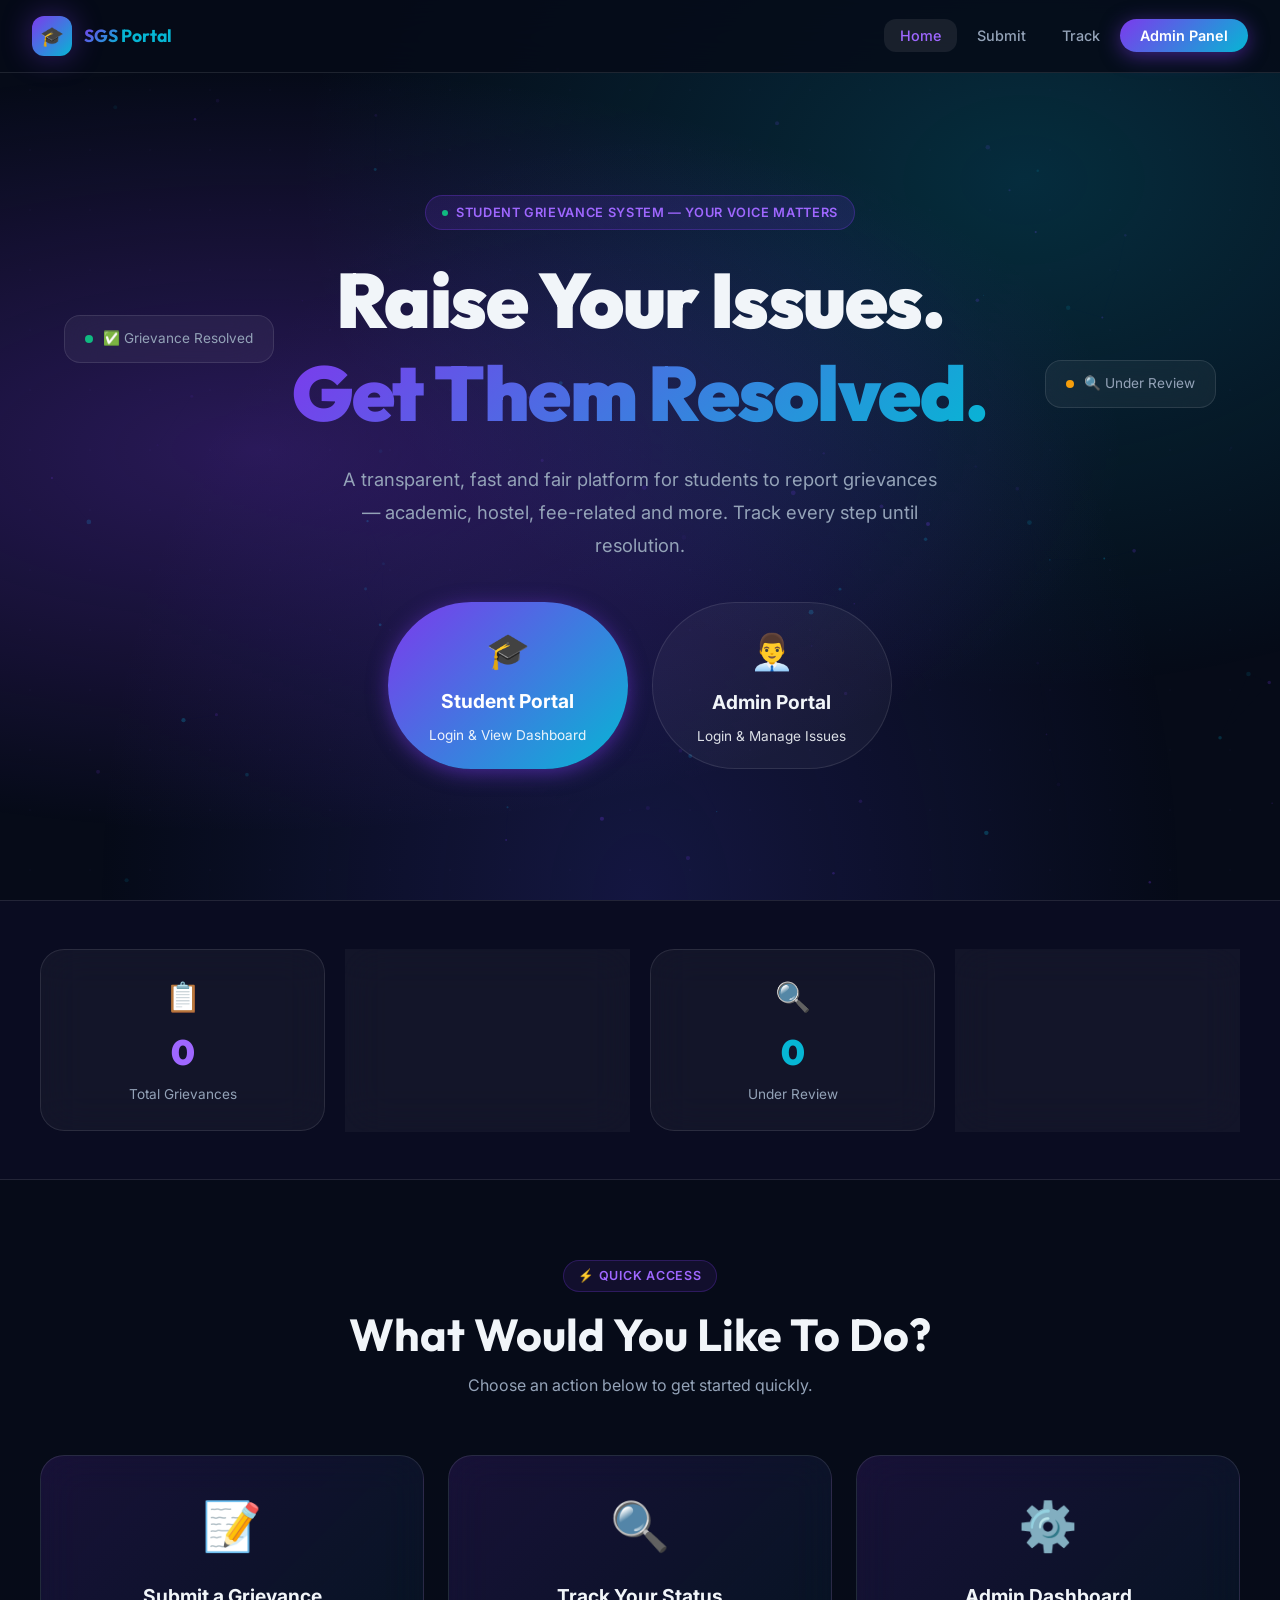
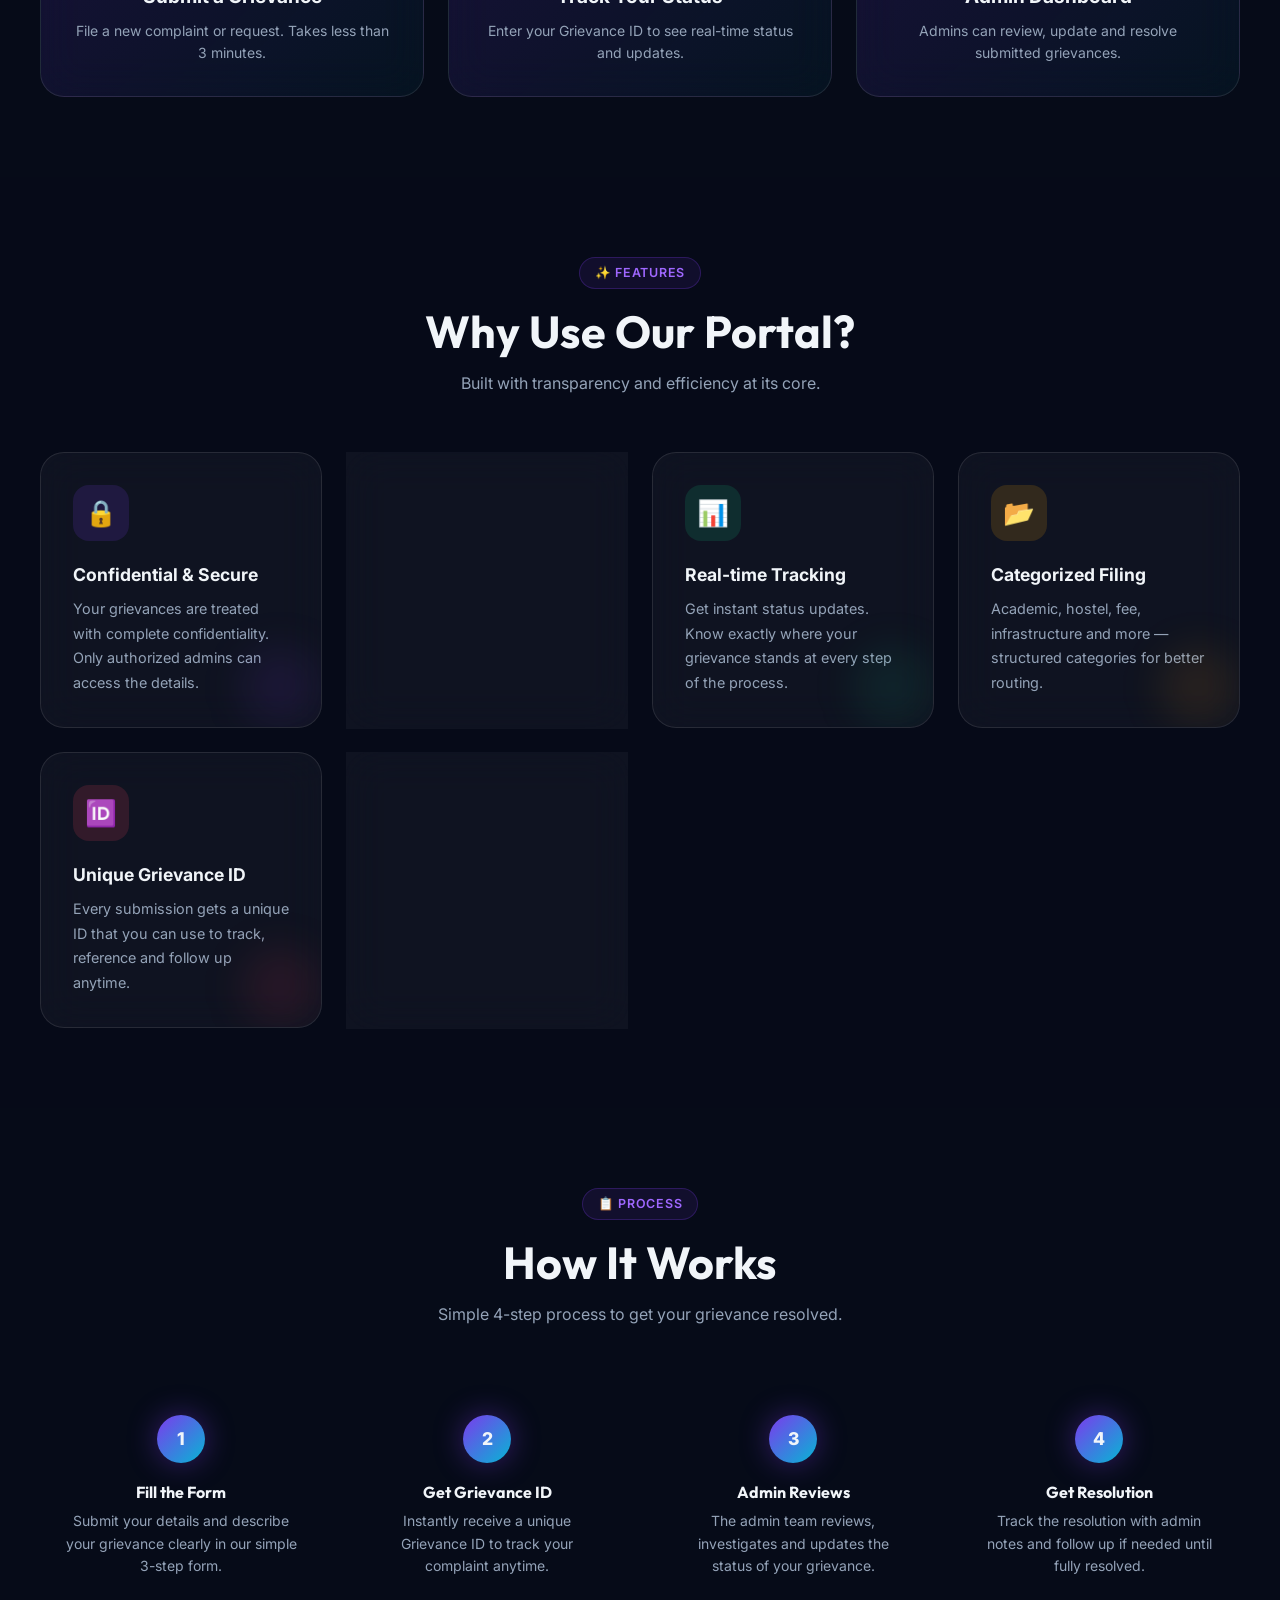
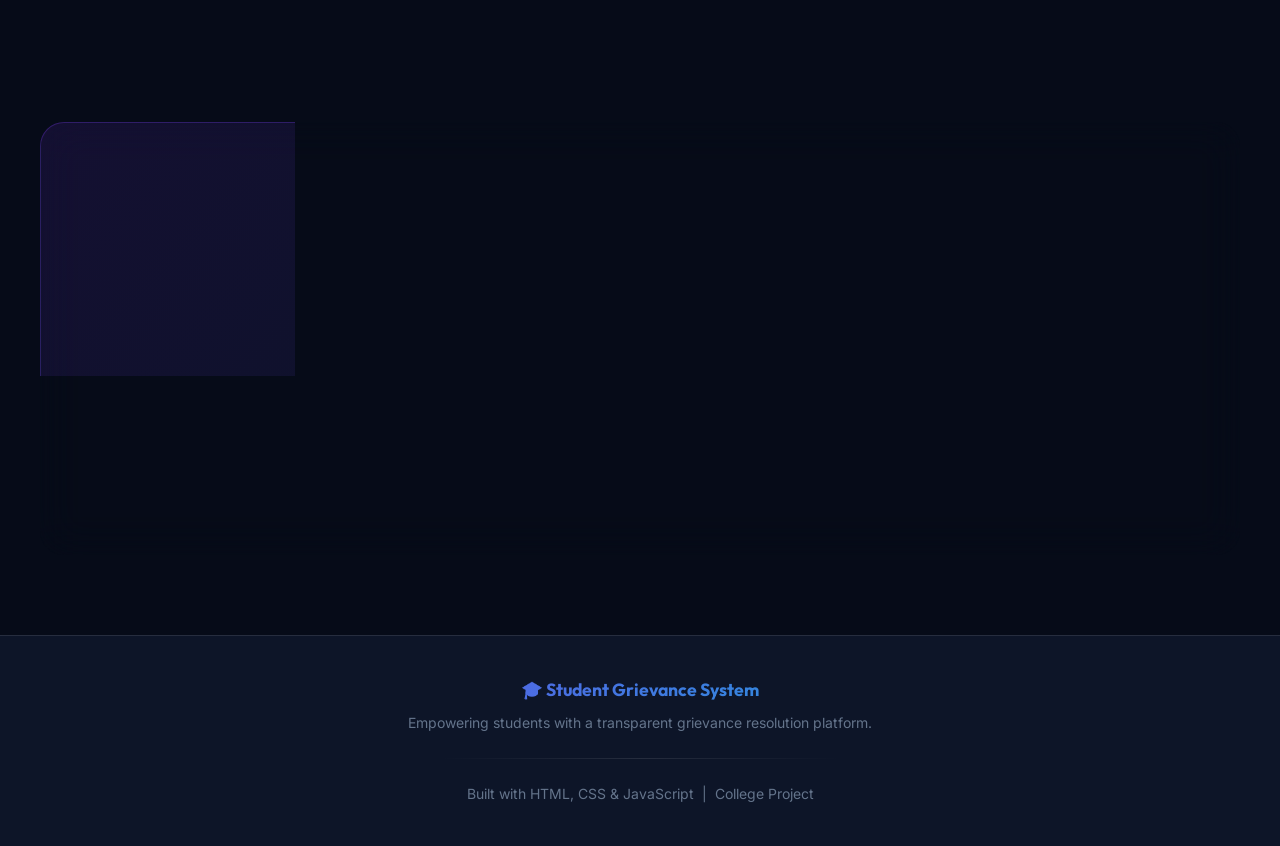
<file: frontend/index.html>
<!DOCTYPE html>
<html lang="en">
<head>
  <meta charset="UTF-8" />
  <meta name="viewport" content="width=device-width, initial-scale=1.0" />
  <title>Student Grievance System — Resolve Issues, Build Better</title>
  <meta name="description" content="A modern, transparent platform for students to raise academic and non-academic grievances with ease. Track status in real-time." />
  <link rel="stylesheet" href="styles.css" />
  <link rel="icon" href="data:image/svg+xml,<svg xmlns='http://www.w3.org/2000/svg' viewBox='0 0 100 100'><text y='.9em' font-size='90'>🎓</text></svg>" />
  <style>
    /* ---- Index-specific styles ---- */
    .features-grid { display: grid; grid-template-columns: repeat(auto-fit, minmax(280px, 1fr)); gap: 1.5rem; }

    .feature-card {
      background: var(--bg-card);
      border: 1px solid var(--border-glass);
      border-radius: var(--radius-xl);
      padding: 2rem;
      transition: var(--transition);
      backdrop-filter: blur(20px);
      position: relative;
      overflow: hidden;
    }
    .feature-card::after {
      content: '';
      position: absolute;
      bottom: 0; right: 0;
      width: 80px; height: 80px;
      border-radius: 50%;
      background: var(--accent-color, rgba(124,58,237,0.08));
      filter: blur(20px);
      transition: var(--transition);
    }
    .feature-card:hover { transform: translateY(-6px); border-color: var(--border-glass-hover); box-shadow: var(--shadow-card); }
    .feature-card:hover::after { width: 120px; height: 120px; }

    .feature-icon {
      width: 56px; height: 56px;
      border-radius: var(--radius-lg);
      display: flex; align-items: center; justify-content: center;
      font-size: 1.6rem;
      margin-bottom: 1.25rem;
    }

    .feature-title { font-size: 1.1rem; font-weight: 700; margin-bottom: 0.5rem; }
    .feature-desc { color: var(--text-secondary); font-size: 0.9rem; line-height: 1.7; }

    /* Quick Actions */
    .action-cards { display: grid; grid-template-columns: repeat(auto-fit, minmax(260px, 1fr)); gap: 1.5rem; }

    .action-card {
      background: var(--gradient-card);
      border: 1px solid var(--border-glass);
      border-radius: var(--radius-xl);
      padding: 2rem;
      text-align: center;
      transition: var(--transition);
      backdrop-filter: blur(20px);
      cursor: pointer;
      text-decoration: none;
      display: block;
    }
    .action-card:hover { transform: translateY(-6px) scale(1.02); border-color: var(--border-glass-hover); box-shadow: var(--shadow-card), var(--shadow-glow-violet); }

    .action-card-icon { font-size: 3rem; margin-bottom: 1rem; display: block; }
    .action-card-title { font-size: 1.2rem; font-weight: 700; color: var(--text-primary); margin-bottom: 0.5rem; }
    .action-card-desc { font-size: 0.875rem; color: var(--text-secondary); }

    /* Stats Row */
    .stats-row { display: grid; grid-template-columns: repeat(auto-fit, minmax(180px, 1fr)); gap: 1.25rem; }

    .mini-stat {
      text-align: center;
      padding: 1.5rem;
      background: var(--bg-card);
      border: 1px solid var(--border-glass);
      border-radius: var(--radius-xl);
      backdrop-filter: blur(20px);
    }
    .mini-stat-value {
      font-size: 2.2rem;
      font-weight: 900;
      font-family: 'Outfit', sans-serif;
      background: var(--gradient-main);
      -webkit-background-clip: text;
      -webkit-text-fill-color: transparent;
      background-clip: text;
    }
    .mini-stat-label { color: var(--text-secondary); font-size: 0.85rem; margin-top: 0.25rem; }

    /* How it works */
    .how-steps { display: grid; grid-template-columns: repeat(auto-fit, minmax(220px, 1fr)); gap: 1.5rem; position: relative; }

    .how-step {
      text-align: center;
      padding: 2rem 1.5rem;
      position: relative;
    }

    .step-number {
      width: 48px; height: 48px;
      background: var(--gradient-main);
      border-radius: 50%;
      display: flex; align-items: center; justify-content: center;
      font-size: 1.1rem; font-weight: 800;
      margin: 0 auto 1.25rem;
      box-shadow: var(--shadow-glow-violet);
    }

    .how-step h4 { font-size: 1rem; margin-bottom: 0.5rem; }
    .how-step p { color: var(--text-secondary); font-size: 0.875rem; line-height: 1.6; }

    /* Announcement banner */
    .announcement {
      background: linear-gradient(135deg, rgba(124,58,237,0.15), rgba(6,182,212,0.1));
      border: 1px solid rgba(124,58,237,0.3);
      border-radius: var(--radius-lg);
      padding: 1rem 1.5rem;
      display: flex;
      align-items: center;
      gap: 1rem;
      margin-bottom: 2rem;
    }
    .announcement-icon { font-size: 1.5rem; }
    .announcement-text { flex: 1; font-size: 0.9rem; color: var(--text-secondary); }
    .announcement-text strong { color: var(--violet-light); }

    /* Hero floating cards */
    .hero-floating {
      position: absolute;
      background: rgba(255,255,255,0.05);
      backdrop-filter: blur(20px);
      border: 1px solid var(--border-glass);
      border-radius: var(--radius-lg);
      padding: 0.75rem 1.25rem;
      font-size: 0.85rem;
      color: var(--text-secondary);
      display: flex; align-items: center; gap: 0.6rem;
    }
    .hero-floating .dot { width: 8px; height: 8px; border-radius: 50%; }
    .hf-left { left: 5%; top: 35%; animation: float 4s ease-in-out infinite; }
    .hf-right { right: 5%; top: 40%; animation: float 4s ease-in-out infinite 1.5s; }

    @media (max-width: 900px) { .hero-floating { display: none; } }
  </style>
</head>
<body>
  <canvas id="particles-canvas"></canvas>

  <!-- NAVBAR -->
  <nav class="navbar" id="navbar">
    <a href="index.html" class="nav-logo">
      <div class="nav-logo-icon">🎓</div>
      <div class="nav-logo-text"><span>SGS</span> Portal</div>
    </a>
    <ul class="nav-links" id="navLinks">
      <li><a href="index.html" class="active">Home</a></li>
      <li><a href="submit.html">Submit</a></li>
      <li><a href="track.html">Track</a></li>
      <li><a href="admin.html" class="nav-btn">Admin Panel</a></li>
    </ul>
    <div class="nav-hamburger" id="hamburger">
      <span></span><span></span><span></span>
    </div>
  </nav>

  <div class="page-wrapper">
    <!-- HERO -->
    <section class="hero">
      <!-- Floating cards -->
      <div class="hero-floating hf-left">
        <div class="dot" style="background: var(--emerald); animation: pulse 2s infinite;"></div>
        ✅ Grievance Resolved
      </div>
      <div class="hero-floating hf-right">
        <div class="dot" style="background: var(--amber); animation: pulse 2s infinite 0.5s;"></div>
        🔍 Under Review
      </div>

      <div style="position: relative; z-index: 2;">
        <div class="hero-badge">
          <span class="dot"></span>
          Student Grievance System — Your Voice Matters
        </div>
        <h1 class="hero-title">
          Raise Your Issues.<br />
          <span class="gradient-text">Get Them Resolved.</span>
        </h1>
        <p class="hero-subtitle">
          A transparent, fast and fair platform for students to report grievances — academic, hostel, fee-related and more. Track every step until resolution.
        </p>
        <div class="hero-actions" style="display: flex; gap: 1.5rem; justify-content: center; flex-wrap: wrap;">
          <a href="student-login.html" class="btn btn-primary" style="padding: 1.25rem 2.5rem; font-size: 1.2rem; display: flex; flex-direction: column; align-items: center; gap: 0.5rem; width: 240px; text-decoration: none;">
            <span style="font-size: 2.2rem;">🎓</span>
            <span style="font-weight: 700;">Student Portal</span>
            <span style="font-size: 0.85rem; font-weight: normal; opacity: 0.9;">Login & View Dashboard</span>
          </a>
          <a href="admin.html" class="btn btn-secondary" style="padding: 1.25rem 2.5rem; font-size: 1.2rem; display: flex; flex-direction: column; align-items: center; gap: 0.5rem; width: 240px; text-decoration: none;">
            <span style="font-size: 2.2rem;">👨‍💼</span>
            <span style="font-weight: 700;">Admin Portal</span>
            <span style="font-size: 0.85rem; font-weight: normal; opacity: 0.9;">Login & Manage Issues</span>
          </a>
        </div>
      </div>
    </section>

    <!-- LIVE STATS -->
    <section class="section" style="padding-top: 3rem; padding-bottom: 3rem; background: rgba(124,58,237,0.04); border-top: 1px solid var(--border-glass); border-bottom: 1px solid var(--border-glass);">
      <div class="container">
        <div class="stats-row" id="statsRow">
          <!-- Filled by JS -->
        </div>
      </div>
    </section>

    <!-- QUICK ACTIONS -->
    <section class="section" id="actions">
      <div class="container">
        <div class="section-header">
          <div class="section-badge">⚡ Quick Access</div>
          <h2 class="section-title">What Would You Like To Do?</h2>
          <p class="section-subtitle">Choose an action below to get started quickly.</p>
        </div>
        <div class="action-cards scroll-reveal">
          <a href="submit.html" class="action-card" id="action-submit">
            <span class="action-card-icon">📝</span>
            <div class="action-card-title">Submit a Grievance</div>
            <div class="action-card-desc">File a new complaint or request. Takes less than 3 minutes.</div>
          </a>
          <a href="track.html" class="action-card" id="action-track">
            <span class="action-card-icon">🔍</span>
            <div class="action-card-title">Track Your Status</div>
            <div class="action-card-desc">Enter your Grievance ID to see real-time status and updates.</div>
          </a>
          <a href="admin.html" class="action-card" id="action-admin">
            <span class="action-card-icon">⚙️</span>
            <div class="action-card-title">Admin Dashboard</div>
            <div class="action-card-desc">Admins can review, update and resolve submitted grievances.</div>
          </a>
        </div>
      </div>
    </section>

    <!-- FEATURES -->
    <section class="section" id="features" style="background: rgba(6,11,24,0.5);">
      <div class="container">
        <div class="section-header">
          <div class="section-badge">✨ Features</div>
          <h2 class="section-title">Why Use Our Portal?</h2>
          <p class="section-subtitle">Built with transparency and efficiency at its core.</p>
        </div>
        <div class="features-grid">
          <div class="feature-card scroll-reveal" style="--accent-color: rgba(124,58,237,0.1);">
            <div class="feature-icon" style="background: rgba(124,58,237,0.15);">🔒</div>
            <div class="feature-title">Confidential & Secure</div>
            <div class="feature-desc">Your grievances are treated with complete confidentiality. Only authorized admins can access the details.</div>
          </div>
          <div class="feature-card scroll-reveal" style="--accent-color: rgba(6,182,212,0.1);">
            <div class="feature-icon" style="background: rgba(6,182,212,0.15);">⚡</div>
            <div class="feature-title">Fast Resolution</div>
            <div class="feature-desc">Priority-based grievance handling ensures critical issues are addressed first and within SLA timelines.</div>
          </div>
          <div class="feature-card scroll-reveal" style="--accent-color: rgba(16,185,129,0.1);">
            <div class="feature-icon" style="background: rgba(16,185,129,0.15);">📊</div>
            <div class="feature-title">Real-time Tracking</div>
            <div class="feature-desc">Get instant status updates. Know exactly where your grievance stands at every step of the process.</div>
          </div>
          <div class="feature-card scroll-reveal" style="--accent-color: rgba(245,158,11,0.1);">
            <div class="feature-icon" style="background: rgba(245,158,11,0.15);">📂</div>
            <div class="feature-title">Categorized Filing</div>
            <div class="feature-desc">Academic, hostel, fee, infrastructure and more — structured categories for better routing.</div>
          </div>
          <div class="feature-card scroll-reveal" style="--accent-color: rgba(244,63,94,0.1);">
            <div class="feature-icon" style="background: rgba(244,63,94,0.15);">🆔</div>
            <div class="feature-title">Unique Grievance ID</div>
            <div class="feature-desc">Every submission gets a unique ID that you can use to track, reference and follow up anytime.</div>
          </div>
          <div class="feature-card scroll-reveal" style="--accent-color: rgba(79,70,229,0.1);">
            <div class="feature-icon" style="background: rgba(79,70,229,0.15);">👩‍💼</div>
            <div class="feature-title">Admin Accountability</div>
            <div class="feature-desc">Transparent admin notes and status updates ensure no grievance falls through the cracks.</div>
          </div>
        </div>
      </div>
    </section>

    <!-- HOW IT WORKS -->
    <section class="section" id="how">
      <div class="container">
        <div class="section-header">
          <div class="section-badge">📋 Process</div>
          <h2 class="section-title">How It Works</h2>
          <p class="section-subtitle">Simple 4-step process to get your grievance resolved.</p>
        </div>
        <div class="how-steps scroll-reveal">
          <div class="how-step">
            <div class="step-number">1</div>
            <h4>Fill the Form</h4>
            <p>Submit your details and describe your grievance clearly in our simple 3-step form.</p>
          </div>
          <div class="how-step">
            <div class="step-number">2</div>
            <h4>Get Grievance ID</h4>
            <p>Instantly receive a unique Grievance ID to track your complaint anytime.</p>
          </div>
          <div class="how-step">
            <div class="step-number">3</div>
            <h4>Admin Reviews</h4>
            <p>The admin team reviews, investigates and updates the status of your grievance.</p>
          </div>
          <div class="how-step">
            <div class="step-number">4</div>
            <h4>Get Resolution</h4>
            <p>Track the resolution with admin notes and follow up if needed until fully resolved.</p>
          </div>
        </div>
      </div>
    </section>

    <!-- CTA BANNER -->
    <section class="section" style="padding-top: 2rem; padding-bottom: 5rem;">
      <div class="container">
        <div class="card scroll-reveal" style="text-align: center; background: linear-gradient(135deg, rgba(124,58,237,0.12), rgba(6,182,212,0.06)); border-color: rgba(124,58,237,0.3); padding: 3.5rem 2rem;">
          <div style="font-size: 3rem; margin-bottom: 1rem;">📢</div>
          <h2 style="font-size: 2rem; margin-bottom: 0.75rem;">Have a Complaint?</h2>
          <p style="color: var(--text-secondary); margin-bottom: 2rem; max-width: 500px; margin-left: auto; margin-right: auto; line-height: 1.8;">
            Don't stay silent. Your voice matters. Submit your grievance today and let the administration know about the issues affecting your student life.
          </p>
          <a href="submit.html" class="btn btn-primary" style="font-size: 1rem; padding: 1rem 2.5rem;" id="cta-submit-btn">
            📝 Submit Grievance Now — It's Free
          </a>
        </div>
      </div>
    </section>

    <!-- FOOTER -->
    <footer class="footer">
      <div class="footer-logo">🎓 Student Grievance System</div>
      <p style="margin-top: 0.5rem;">Empowering students with a transparent grievance resolution platform.</p>
      <div class="divider" style="max-width: 400px; margin: 1.5rem auto;"></div>
      <p>Built with HTML, CSS & JavaScript &nbsp;|&nbsp; College Project</p>
    </footer>
  </div>

  <script src="app.js?v=2"></script>
  <script>
    // Load stats
    document.addEventListener('DOMContentLoaded', async () => {
      const stats = await getStats();
      const statsRow = document.getElementById('statsRow');
      const items = [
        { value: stats.total,    label: 'Total Grievances',  icon: '📋', color: 'var(--violet-light)' },
        { value: stats.pending,  label: 'Awaiting Review',   icon: '⏳', color: 'var(--amber)' },
        { value: stats.review,   label: 'Under Review',      icon: '🔍', color: 'var(--cyan)' },
        { value: stats.resolved, label: 'Resolved',          icon: '✅', color: 'var(--emerald)' },
      ];
      statsRow.innerHTML = items.map(s => `
        <div class="mini-stat scroll-reveal">
          <div style="font-size: 1.8rem; margin-bottom: 0.25rem;">${s.icon}</div>
          <div class="mini-stat-value" data-target="${s.value}" style="background: none; -webkit-text-fill-color: ${s.color}; color: ${s.color};">0</div>
          <div class="mini-stat-label">${s.label}</div>
        </div>
      `).join('');

      // Animate counters
      document.querySelectorAll('[data-target]').forEach(el => {
        animateCounter(el, parseInt(el.dataset.target));
      });
    });
  </script>
</body>
</html>
</file>
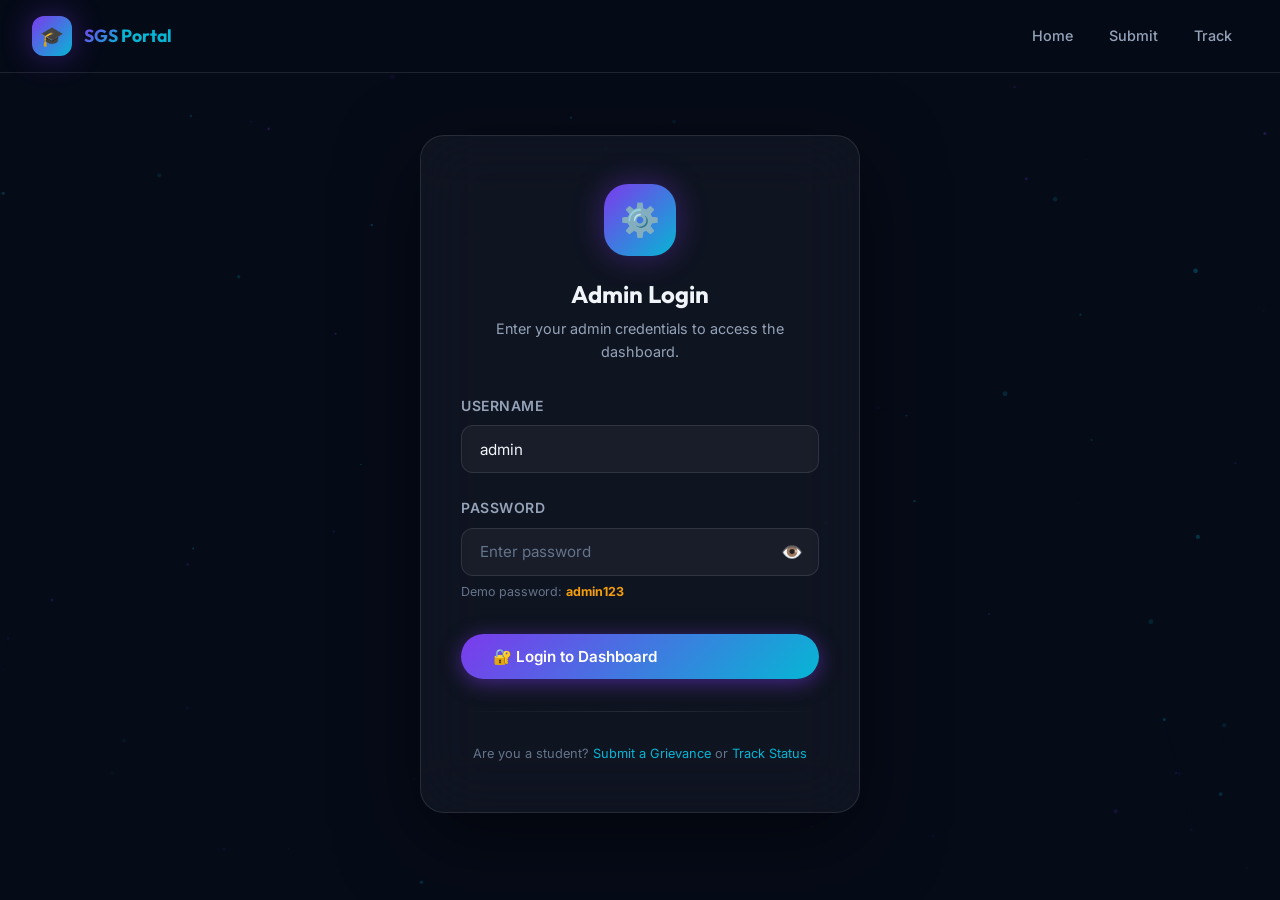
<file: frontend/admin.html>
<!DOCTYPE html>
<html lang="en">
<head>
  <meta charset="UTF-8" />
  <meta name="viewport" content="width=device-width, initial-scale=1.0" />
  <title>Admin Dashboard — Student Grievance System</title>
  <meta name="description" content="Admin panel to manage, review, and resolve student grievances with real-time statistics." />
  <link rel="stylesheet" href="styles.css" />
  <link rel="icon" href="data:image/svg+xml,<svg xmlns='http://www.w3.org/2000/svg' viewBox='0 0 100 100'><text y='.9em' font-size='90'>⚙️</text></svg>" />
  <style>
    /* Admin Login */
    .login-wrap {
      min-height: 100vh;
      display: flex;
      align-items: center;
      justify-content: center;
      padding: 2rem;
    }

    .login-card {
      max-width: 440px;
      width: 100%;
      background: var(--bg-card);
      border: 1px solid var(--border-glass);
      border-radius: var(--radius-xl);
      padding: 3rem 2.5rem;
      backdrop-filter: blur(30px);
      text-align: center;
      box-shadow: 0 25px 80px rgba(0,0,0,0.5);
    }

    .login-icon {
      width: 72px; height: 72px;
      background: var(--gradient-main);
      border-radius: var(--radius-xl);
      display: flex; align-items: center; justify-content: center;
      font-size: 2rem;
      margin: 0 auto 1.5rem;
      box-shadow: var(--shadow-glow-violet);
      animation: float 3s ease-in-out infinite;
    }

    .pass-wrapper { position: relative; }
    .pass-toggle {
      position: absolute; right: 1rem; top: 50%; transform: translateY(-50%);
      background: none; border: none; cursor: pointer; color: var(--text-muted); font-size: 1.1rem;
      transition: var(--transition);
    }
    .pass-toggle:hover { color: var(--violet-light); }

    /* Admin Dashboard */
    .admin-dashboard { display: none; }
    .admin-dashboard.active { display: block; }

    /* Admin top bar */
    .admin-topbar {
      background: var(--bg-secondary);
      border-bottom: 1px solid var(--border-glass);
      padding: 1rem 2rem;
      display: flex;
      align-items: center;
      justify-content: space-between;
      flex-wrap: wrap;
      gap: 0.75rem;
      position: sticky;
      top: 0;
      z-index: 100;
    }

    .admin-topbar h2 { font-size: 1.1rem; color: var(--text-primary); }

    /* Filter bar */
    .filter-bar {
      display: flex;
      gap: 0.75rem;
      align-items: center;
      flex-wrap: wrap;
      margin-bottom: 1.5rem;
    }

    .filter-btn {
      padding: 0.45rem 1rem;
      border-radius: var(--radius-full);
      border: 1px solid var(--border-glass);
      background: var(--bg-card);
      color: var(--text-secondary);
      font-size: 0.8rem;
      font-weight: 600;
      cursor: pointer;
      transition: var(--transition);
    }

    .filter-btn.active, .filter-btn:hover {
      background: rgba(124,58,237,0.15);
      border-color: var(--violet);
      color: var(--violet-light);
    }

    /* Grievance table row actions */
    .row-actions { display: flex; gap: 0.5rem; align-items: center; }

    /* Detail modal */
    .modal-field label { font-size: 0.75rem; color: var(--text-muted); text-transform: uppercase; letter-spacing: 0.05em; font-weight: 600; }
    .modal-field p { font-size: 0.9rem; color: var(--text-primary); margin-top: 2px; font-weight: 500; }
    .modal-field { margin-bottom: 1rem; }

    .modal-grid { display: grid; grid-template-columns: 1fr 1fr; gap: 0.75rem; margin-bottom: 0.5rem; }
    @media (max-width: 480px) { .modal-grid { grid-template-columns: 1fr; } }

    /* Chart bars */
    .chart-container {
      background: var(--bg-card);
      border: 1px solid var(--border-glass);
      border-radius: var(--radius-xl);
      padding: 1.75rem;
      backdrop-filter: blur(20px);
    }

    .chart-title { font-size: 0.9rem; font-weight: 700; color: var(--text-secondary); text-transform: uppercase; letter-spacing: 0.05em; margin-bottom: 1.5rem; }

    .bar-chart { display: flex; gap: 1rem; align-items: flex-end; height: 140px; }
    .bar-item { display: flex; flex-direction: column; align-items: center; flex: 1; height: 100%; justify-content: flex-end; gap: 0.4rem; }
    .bar { width: 100%; border-radius: 4px 4px 0 0; transition: height 0.8s cubic-bezier(0.34,1.56,0.64,1); min-height: 4px; }
    .bar-value { font-size: 0.8rem; font-weight: 700; color: var(--text-primary); }
    .bar-label { font-size: 0.7rem; color: var(--text-muted); font-weight: 600; text-align: center; }

    /* Category breakdown */
    .cat-list { list-style: none; }
    .cat-list li {
      display: flex;
      align-items: center;
      gap: 0.75rem;
      padding: 0.6rem 0;
      border-bottom: 1px solid rgba(255,255,255,0.04);
    }
    .cat-list li:last-child { border: none; }
    .cat-bar-bg { flex: 1; height: 6px; background: var(--border-glass); border-radius: 3px; overflow: hidden; }
    .cat-bar-fill { height: 100%; border-radius: 3px; background: var(--gradient-main); transition: width 0.8s ease; }
    .cat-count { font-size: 0.8rem; font-weight: 700; color: var(--text-primary); min-width: 20px; text-align: right; }

    /* Empty state for table */
    .table-empty { text-align: center; padding: 3rem; color: var(--text-muted); }
    .table-empty .empty-icon { font-size: 3rem; margin-bottom: 0.75rem; opacity: 0.5; }

    /* Status select in modal */
    .status-select-row { display: flex; gap: 0.75rem; align-items: center; flex-wrap: wrap; }
    .status-select-row select { flex: 1; }

    /* Pagination */
    .pagination {
      display: flex;
      justify-content: center;
      gap: 0.5rem;
      margin-top: 1.5rem;
    }
    .page-btn {
      width: 36px; height: 36px;
      border-radius: 50%;
      border: 1px solid var(--border-glass);
      background: var(--bg-card);
      color: var(--text-secondary);
      cursor: pointer;
      font-size: 0.85rem;
      font-weight: 600;
      transition: var(--transition);
      display: flex; align-items: center; justify-content: center;
    }
    .page-btn:hover, .page-btn.active {
      background: var(--gradient-main);
      border-color: transparent;
      color: white;
    }
  </style>
</head>
<body>
  <canvas id="particles-canvas"></canvas>

  <!-- LOGIN PAGE -->
  <div id="loginPage">
    <nav class="navbar">
      <a href="index.html" class="nav-logo">
        <div class="nav-logo-icon">🎓</div>
        <div class="nav-logo-text"><span>SGS</span> Portal</div>
      </a>
      <ul class="nav-links">
        <li><a href="index.html">Home</a></li>
        <li><a href="submit.html">Submit</a></li>
        <li><a href="track.html">Track</a></li>
      </ul>
    </nav>
    <div class="login-wrap" style="padding-top: 80px;">
      <div class="login-card">
        <div class="login-icon">⚙️</div>
        <h2 style="margin-bottom: 0.5rem;">Admin Login</h2>
        <p style="color: var(--text-secondary); font-size: 0.9rem; margin-bottom: 2rem;">Enter your admin credentials to access the dashboard.</p>

        <div class="form-group" style="text-align: left;">
          <label class="form-label" for="adminUser">Username</label>
          <input type="text" id="adminUser" class="form-control" placeholder="admin" value="admin" readonly />
        </div>

        <div class="form-group" style="text-align: left;">
          <label class="form-label" for="adminPass">Password</label>
          <div class="pass-wrapper">
            <input type="password" id="adminPass" class="form-control" placeholder="Enter password" />
            <button class="pass-toggle" type="button" id="passToggle" onclick="togglePass()">👁️</button>
          </div>
          <p style="font-size: 0.78rem; color: var(--text-muted); margin-top: 6px;">Demo password: <strong style="color: var(--amber);">admin123</strong></p>
        </div>

        <button class="btn btn-primary" style="width:100%; margin-top: 0.5rem;" id="loginBtn" onclick="attemptLogin()">
          🔐 Login to Dashboard
        </button>

        <div class="divider"></div>

        <p style="font-size: 0.8rem; color: var(--text-muted);">
          Are you a student? <a href="submit.html">Submit a Grievance</a> or <a href="track.html">Track Status</a>
        </p>
      </div>
    </div>
  </div>

  <!-- ADMIN DASHBOARD -->
  <div id="adminDashboard" class="admin-dashboard">

    <!-- Top Bar -->
    <div class="admin-topbar">
      <div style="display: flex; align-items: center; gap: 1rem;">
        <a href="index.html" style="font-size: 1.5rem; text-decoration:none;">🎓</a>
        <div>
          <div style="font-size: 0.75rem; color: var(--text-muted); text-transform: uppercase; letter-spacing: 0.06em;">Admin Panel</div>
          <h2>Student Grievance System</h2>
        </div>
      </div>
      <div style="display: flex; gap: 0.75rem; align-items: center;">
        <div style="font-size: 0.85rem; color: var(--text-secondary);">👤 Administrator</div>
        <button class="btn btn-sm btn-secondary" onclick="logout()">🚪 Logout</button>
      </div>
    </div>

    <div style="padding: 2rem; max-width: 1400px; margin: 0 auto;">

      <!-- STATS -->
      <div class="grid-4" id="adminStats" style="margin-bottom: 2rem;">
        <!-- Filled by JS -->
      </div>

      <!-- CHARTS ROW -->
      <div class="grid-2" style="margin-bottom: 2rem;" id="chartsRow">
        <!-- Filled by JS -->
      </div>

      <!-- GRIEVANCES TABLE -->
      <div style="margin-bottom: 1rem; display: flex; align-items: center; justify-content: space-between; flex-wrap: wrap; gap: 1rem;">
        <h3 style="font-size: 1.1rem;">📋 All Grievances</h3>
        <div style="display: flex; gap: 0.75rem; align-items: center;">
          <div class="search-box">
            <span class="search-icon">🔍</span>
            <input type="text" id="tableSearch" class="form-control" placeholder="Search name, ID, department..." style="min-width: 260px;" oninput="filterTable()" />
          </div>
          <button class="btn btn-sm btn-secondary" onclick="refreshTable()">🔄 Refresh</button>
        </div>
      </div>

      <!-- Filter Buttons -->
      <div class="filter-bar" id="filterBar">
        <button class="filter-btn active" data-filter="all" onclick="setFilter(this, 'all')">All</button>
        <button class="filter-btn" data-filter="pending" onclick="setFilter(this, 'pending')">⏳ Pending</button>
        <button class="filter-btn" data-filter="review" onclick="setFilter(this, 'review')">🔍 Under Review</button>
        <button class="filter-btn" data-filter="resolved" onclick="setFilter(this, 'resolved')">✅ Resolved</button>
        <button class="filter-btn" data-filter="rejected" onclick="setFilter(this, 'rejected')">❌ Rejected</button>
        <button class="filter-btn" data-filter="high" onclick="setFilter(this, 'high')">🔴 High Priority</button>
      </div>

      <div class="table-wrapper" id="grievancesTable">
        <!-- Filled by JS -->
      </div>

      <!-- Pagination -->
      <div class="pagination" id="pagination"></div>
    </div>
  </div>

  <!-- DETAIL MODAL -->
  <div class="modal-overlay" id="detailModal">
    <div class="modal">
      <div class="modal-header">
        <h3 id="modalTitle">Grievance Details</h3>
        <button class="modal-close" onclick="closeModal('detailModal')">✕</button>
      </div>
      <div id="modalBody"><!-- Filled by JS --></div>
    </div>
  </div>

  <!-- TOAST Container -->
  <div class="toast-container"></div>

  <script src="app.js?v=2"></script>
  <script>
    let currentFilter = 'all';
    let currentSearchTerm = '';
    let currentPage = 1;
    const PER_PAGE = 8;
    let currentGrievanceId = null;

    // ---- LOGIN ----
    document.getElementById('adminPass').addEventListener('keydown', e => {
      if (e.key === 'Enter') attemptLogin();
    });

    function togglePass() {
      const p = document.getElementById('adminPass');
      p.type = p.type === 'password' ? 'text' : 'password';
    }

    function attemptLogin() {
      const pass = document.getElementById('adminPass').value;
      const btn = document.getElementById('loginBtn');
      btn.disabled = true;
      btn.textContent = 'Logging in...';

      setTimeout(async () => {
        if (await adminLogin(pass)) {
          showLoginToast('success', 'Login Successful', 'Welcome, Administrator!');
          setTimeout(async () => {
            document.getElementById('loginPage').style.display = 'none';
            document.getElementById('adminDashboard').classList.add('active');
            await initDashboard();
          }, 800);
        } else {
          showLoginToast('error', 'Wrong Password', 'Please try again. Hint: admin123');
          document.getElementById('adminPass').style.borderColor = 'var(--rose)';
          btn.disabled = false;
          btn.textContent = '🔐 Login to Dashboard';
        }
      }, 600);
    }

    function showLoginToast(type, title, msg) {
      // mini toast without full app.js?v=2 context (called before dashboard)
      const toastContainer = document.querySelector('.toast-container');
      const toast = document.createElement('div');
      const icons = { success: '✅', error: '❌' };
      toast.className = `toast toast-${type}`;
      toast.innerHTML = `<span class="toast-icon">${icons[type]}</span><div class="toast-content"><div class="toast-title">${title}</div><div class="toast-message">${msg}</div></div>`;
      toastContainer.appendChild(toast);
      setTimeout(() => { toast.classList.add('removing'); setTimeout(() => toast.remove(), 300); }, 3000);
    }

    function logout() {
      adminLogout();
      location.reload();
    }

    // Auto-login if session exists
    document.addEventListener('DOMContentLoaded', async () => {
      await seedDemoData();
      if (isAdminLoggedIn()) {
        document.getElementById('loginPage').style.display = 'none';
        document.getElementById('adminDashboard').classList.add('active');
        await initDashboard();
      }
    });

    // ---- DASHBOARD ----
    async function initDashboard() {
      await renderStats();
      await renderCharts();
      await renderTable();
    }

    async function renderStats() {
      const s = await getStats();
      const items = [
        { value: s.total,    label: 'Total Grievances', icon: '📋', color: '#7c3aed', bg: 'rgba(124,58,237,0.12)' },
        { value: s.pending,  label: 'Pending',          icon: '⏳', color: '#f59e0b', bg: 'rgba(245,158,11,0.12)' },
        { value: s.review,   label: 'Under Review',     icon: '🔍', color: '#06b6d4', bg: 'rgba(6,182,212,0.12)' },
        { value: s.resolved, label: 'Resolved',         icon: '✅', color: '#10b981', bg: 'rgba(16,185,129,0.12)' },
      ];
      document.getElementById('adminStats').innerHTML = items.map(s => `
        <div class="stat-card">
          <div class="stat-icon" style="background:${s.bg}; font-size:1.5rem;">${s.icon}</div>
          <div class="stat-info">
            <div class="stat-value" style="color:${s.color};">${s.value}</div>
            <div class="stat-label">${s.label}</div>
          </div>
        </div>
      `).join('');
    }

    async function renderCharts() {
      const all = await getGrievances();
      const s = await getStats();
      const total = s.total || 1;

      // Status bar chart
      const barData = [
        { label: 'Pending', value: s.pending, color: '#f59e0b' },
        { label: 'Review',  value: s.review,  color: '#06b6d4' },
        { label: 'Resolved',value: s.resolved, color: '#10b981' },
        { label: 'Rejected',value: s.rejected, color: '#f43f5e' },
      ];
      const maxVal = Math.max(...barData.map(d => d.value), 1);

      // Category breakdown
      const catCounts = {};
      const catLabels = { academic:'Academic', hostel:'Hostel', fee:'Fee', infrastructure:'Infra', faculty:'Faculty', sports:'Sports', library:'Library', other:'Other' };
      all.forEach(g => { catCounts[g.category] = (catCounts[g.category] || 0) + 1; });
      const catData = Object.entries(catCounts).sort((a,b) => b[1]-a[1]);

      document.getElementById('chartsRow').innerHTML = `
        <div class="chart-container">
          <div class="chart-title">📊 Status Distribution</div>
          <div class="bar-chart">
            ${barData.map(d => `
              <div class="bar-item">
                <div class="bar-value">${d.value}</div>
                <div class="bar" style="height:${(d.value/maxVal)*100}%; background:${d.color}; min-height: ${d.value > 0 ? '8px' : '4px'};"></div>
                <div class="bar-label">${d.label}</div>
              </div>
            `).join('')}
          </div>
          <div style="margin-top:1rem;">
            <div class="progress-bar"><div class="progress-fill" style="width:${(s.resolved/total)*100}%"></div></div>
            <div style="font-size:0.8rem; color:var(--text-muted); margin-top:0.35rem;">Resolution rate: ${total > 0 ? Math.round((s.resolved/total)*100) : 0}%</div>
          </div>
        </div>

        <div class="chart-container">
          <div class="chart-title">📂 Category Breakdown</div>
          ${catData.length === 0 ? '<p style="color:var(--text-muted); font-size:0.875rem;">No data yet.</p>' : ''}
          <ul class="cat-list">
            ${catData.map(([cat, count]) => `
              <li>
                <span style="font-size:1.1rem;">${categoryIcon(cat)}</span>
                <span style="font-size:0.85rem; font-weight:600; flex:1;">${catLabels[cat] || cat}</span>
                <div class="cat-bar-bg">
                  <div class="cat-bar-fill" style="width:${(count/total)*100}%"></div>
                </div>
                <span class="cat-count">${count}</span>
              </li>
            `).join('')}
          </ul>
        </div>
      `;
    }

    async function getFilteredGrievances() {
      let all = await getGrievances();
      // Filter by status
      if (currentFilter === 'high') {
        all = all.filter(g => g.priority === 'high');
      } else if (currentFilter !== 'all') {
        all = all.filter(g => g.status === currentFilter);
      }
      // Search
      if (currentSearchTerm) {
        const term = currentSearchTerm.toLowerCase();
        all = all.filter(g =>
          g.id.toLowerCase().includes(term) ||
          g.name.toLowerCase().includes(term) ||
          g.department.toLowerCase().includes(term) ||
          g.subject.toLowerCase().includes(term) ||
          g.enrollment.toLowerCase().includes(term)
        );
      }
      return all;
    }

    async function renderTable() {
      const filtered = await getFilteredGrievances();
      const total = filtered.length;
      const totalPages = Math.ceil(total / PER_PAGE);
      const start = (currentPage - 1) * PER_PAGE;
      const paged = filtered.slice(start, start + PER_PAGE);

      let html = `
        <table>
          <thead>
            <tr>
              <th>Grievance ID</th>
              <th>Student</th>
              <th>Department</th>
              <th>Category</th>
              <th>Subject</th>
              <th>Priority</th>
              <th>Status</th>
              <th>Date</th>
              <th>Actions</th>
            </tr>
          </thead>
          <tbody>
      `;

      if (paged.length === 0) {
        html += `<tr><td colspan="9"><div class="table-empty"><div class="empty-icon">📭</div><p>No grievances found.</p></div></td></tr>`;
      } else {
        paged.forEach(g => {
          const catLabels = { academic:'Academic', hostel:'Hostel', fee:'Fee', infrastructure:'Infra', faculty:'Faculty', sports:'Sports', library:'Library', other:'Other' };
          html += `
            <tr>
              <td><span style="font-family:'Outfit',monospace; font-weight:700; font-size:0.9rem; color:var(--violet-light);">${g.id}</span></td>
              <td>
                <div style="font-weight:600; font-size:0.9rem;">${g.name}</div>
                <div style="font-size:0.75rem; color:var(--text-muted);">${g.enrollment}</div>
              </td>
              <td><span style="font-size:0.85rem;">${g.department}</span></td>
              <td><span style="font-size:0.875rem;">${categoryIcon(g.category)} ${catLabels[g.category] || g.category}</span></td>
              <td><span style="font-size:0.85rem; max-width:180px; display:block; overflow:hidden; text-overflow:ellipsis; white-space:nowrap;">${g.subject}</span></td>
              <td>${priorityBadge(g.priority)}</td>
              <td>${statusBadge(g.status)}</td>
              <td><span style="font-size:0.8rem; color:var(--text-muted);">${formatDateShort(g.submittedAt)}</span></td>
              <td>
                <div class="row-actions">
                  <button class="btn btn-sm btn-outline" onclick="viewGrievance('${g.id}')" title="View Details">👁️</button>
                  <button class="btn btn-sm btn-secondary" onclick="openUpdateModal('${g.id}')" title="Update Status">✏️</button>
                  <button class="btn btn-sm" style="background:rgba(244,63,94,0.12); color:var(--rose); border:1px solid rgba(244,63,94,0.3);" onclick="confirmDelete('${g.id}')" title="Delete">🗑️</button>
                </div>
              </td>
            </tr>
          `;
        });
      }

      html += `</tbody></table>`;
      document.getElementById('grievancesTable').innerHTML = html;

      // Pagination
      let paginationHtml = '';
      if (totalPages > 1) {
        if (currentPage > 1) paginationHtml += `<button class="page-btn" onclick="changePage(${currentPage-1})">‹</button>`;
        for (let i = 1; i <= totalPages; i++) {
          paginationHtml += `<button class="page-btn ${i===currentPage?'active':''}" onclick="changePage(${i})">${i}</button>`;
        }
        if (currentPage < totalPages) paginationHtml += `<button class="page-btn" onclick="changePage(${currentPage+1})">›</button>`;
      }
      document.getElementById('pagination').innerHTML = paginationHtml;
    }

    function changePage(p) { currentPage = p; renderTable(); }

    function setFilter(btn, filter) {
      document.querySelectorAll('.filter-btn').forEach(b => b.classList.remove('active'));
      btn.classList.add('active');
      currentFilter = filter;
      currentPage = 1;
      renderTable();
    }

    function filterTable() {
      currentSearchTerm = document.getElementById('tableSearch').value;
      currentPage = 1;
      renderTable();
    }

    async function refreshTable() {
      await renderStats();
      await renderCharts();
      await renderTable();
      showToast('info', 'Refreshed', 'Data updated successfully.');
    }

    // ---- VIEW MODAL ----
    async function viewGrievance(id) {
      const g = await getGrievanceById(id);
      if (!g) return;
      const catLabels = { academic:'Academic', hostel:'Hostel', fee:'Fee / Finance', infrastructure:'Infrastructure', faculty:'Faculty', sports:'Sports', library:'Library', other:'Other' };

      document.getElementById('modalTitle').textContent = `Grievance ${g.id}`;
      document.getElementById('modalBody').innerHTML = `
        <div style="margin-bottom:1rem;">${statusBadge(g.status)} ${priorityBadge(g.priority)}</div>

        <div class="modal-grid">
          <div class="modal-field"><label>Student Name</label><p>${g.name}</p></div>
          <div class="modal-field"><label>Enrollment</label><p>${g.enrollment}</p></div>
          <div class="modal-field"><label>Email</label><p>${g.email}</p></div>
          <div class="modal-field"><label>Phone</label><p>${g.phone}</p></div>
          <div class="modal-field"><label>Department</label><p>${g.department}</p></div>
          <div class="modal-field"><label>Year</label><p>${g.year}</p></div>
          <div class="modal-field"><label>Category</label><p>${categoryIcon(g.category)} ${catLabels[g.category]}</p></div>
          <div class="modal-field"><label>Submitted</label><p>${formatDate(g.submittedAt)}</p></div>
        </div>

        <div class="modal-field"><label>Subject</label><p style="font-size:1rem; font-weight:600;">${g.subject}</p></div>
        <div class="modal-field"><label>Description</label>
          <div class="desc-box" style="background:rgba(255,255,255,0.03); border:1px solid var(--border-glass); border-radius:var(--radius-lg); padding:1rem; font-size:0.875rem; color:var(--text-secondary); line-height:1.8; white-space:pre-wrap; margin-top:4px;">${g.description}</div>
        </div>

        ${g.adminNote ? `
          <div class="admin-note" style="background:rgba(6,182,212,0.08); border:1px solid rgba(6,182,212,0.25); border-radius:var(--radius-lg); padding:1rem; margin-top:1rem;">
            <div>
              <div style="font-size:0.75rem; font-weight:700; color:var(--cyan); text-transform:uppercase; letter-spacing:0.05em; margin-bottom:4px;">Admin Note</div>
              <div style="font-size:0.875rem; color:var(--text-secondary);">${g.adminNote}</div>
            </div>
          </div>
        ` : ''}

        <div class="divider"></div>
        <div style="display:flex; gap:0.75rem; flex-wrap:wrap;">
          <button class="btn btn-primary btn-sm" onclick="closeModal('detailModal'); openUpdateModal('${g.id}')">✏️ Update Status</button>
          <button class="btn btn-secondary btn-sm" onclick="closeModal('detailModal')">Close</button>
        </div>
      `;

      openModal('detailModal');
    }

    // ---- UPDATE MODAL ----
    async function openUpdateModal(id) {
      currentGrievanceId = id;
      const g = await getGrievanceById(id);
      if (!g) return;

      document.getElementById('modalTitle').textContent = `Update — ${g.id}`;
      document.getElementById('modalBody').innerHTML = `
        <div style="margin-bottom:1.5rem;">
          <p style="font-size:0.875rem; color:var(--text-secondary);">Student: <strong style="color:var(--text-primary);">${g.name}</strong> &nbsp;|&nbsp; ${g.subject}</p>
        </div>

        <div class="form-group">
          <label class="form-label">Update Status</label>
          <div class="status-select-row">
            <select id="updateStatus" class="form-control">
              <option value="pending"  ${g.status==='pending'?'selected':-
              ''}>⏳ Pending</option>
              <option value="review"   ${g.status==='review'?'selected':''}>🔍 Under Review</option>
              <option value="resolved" ${g.status==='resolved'?'selected':''}>✅ Resolved</option>
              <option value="rejected" ${g.status==='rejected'?'selected':''}>❌ Rejected</option>
            </select>
          </div>
        </div>

        <div class="form-group">
          <label class="form-label" for="adminNoteInput">Admin Note / Remark</label>
          <textarea id="adminNoteInput" class="form-control" rows="4" placeholder="Add a note to inform the student about the action taken...">${g.adminNote || ''}</textarea>
        </div>

        <div style="display:flex; gap:0.75rem; flex-wrap:wrap; margin-top:1rem;">
          <button class="btn btn-primary" onclick="saveUpdate()">💾 Save Changes</button>
          <button class="btn btn-secondary" onclick="closeModal('detailModal')">Cancel</button>
        </div>
      `;

      openModal('detailModal');
    }

    async function saveUpdate() {
      const status = document.getElementById('updateStatus').value;
      const note = document.getElementById('adminNoteInput').value.trim();

      await updateGrievance(currentGrievanceId, { status, adminNote: note });
      closeModal('detailModal');
      await renderStats();
      await renderCharts();
      await renderTable();
      showToast('success', 'Updated!', `Grievance ${currentGrievanceId} has been updated.`);
    }

    // ---- DELETE ----
    async function confirmDelete(id) {
      if (confirm(`Are you sure you want to delete grievance ${id}? This cannot be undone.`)) {
        await deleteGrievance(id);
        await renderStats();
        await renderCharts();
        await renderTable();
        showToast('success', 'Deleted', `Grievance ${id} has been removed.`);
      }
    }

    // ---- MODAL HELPERS ----
    function openModal(id) {
      document.getElementById(id).classList.add('active');
    }
    function closeModal(id) {
      document.getElementById(id).classList.remove('active');
    }

    // Close modal on backdrop click
    document.getElementById('detailModal').addEventListener('click', function(e) {
      if (e.target === this) closeModal('detailModal');
    });

    // Keyboard shortcut - ESC to close
    document.addEventListener('keydown', e => {
      if (e.key === 'Escape') closeModal('detailModal');
    });
  </script>
</body>
</html>
</file>
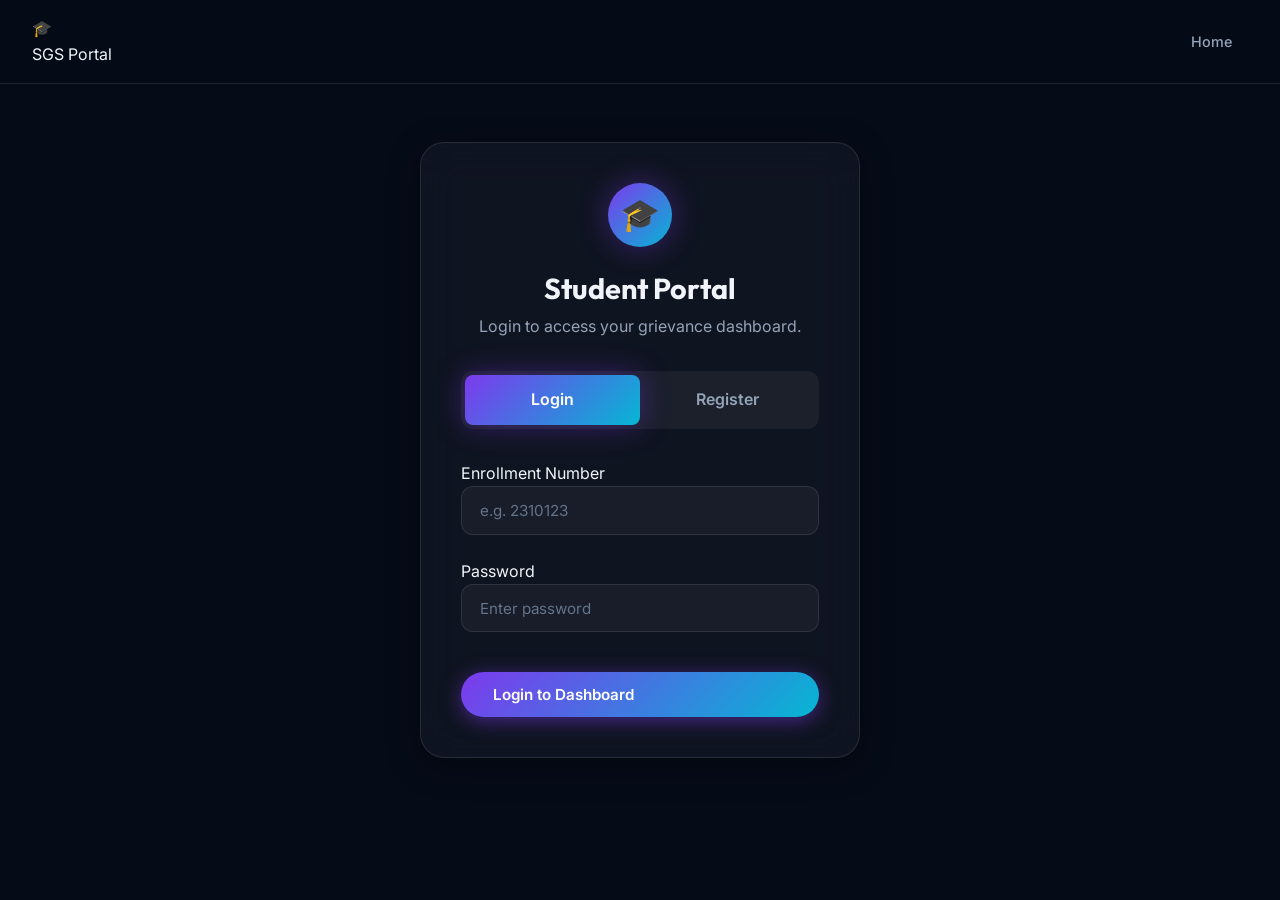
<file: frontend/student-dashboard.html>
<!DOCTYPE html>
<html lang="en">
<head>
  <meta charset="UTF-8">
  <meta name="viewport" content="width=device-width, initial-scale=1.0">
  <title>Student Dashboard - SGS Portal</title>
  <link href="https://fonts.googleapis.com/css2?family=Inter:wght@400;500;600&family=Outfit:wght@700;900&display=swap" rel="stylesheet">
  <link rel="stylesheet" href="styles.css">
  <style>
    .dashboard-header {
      display: flex;
      justify-content: space-between;
      align-items: center;
      margin-bottom: 2rem;
      padding-bottom: 1rem;
      border-bottom: 1px solid var(--border-glass);
    }
    .student-welcome {
      font-family: 'Outfit', sans-serif;
      font-size: 2rem;
    }
    .grievance-card {
      background: var(--bg-card);
      border: 1px solid var(--border-glass);
      border-radius: var(--radius-lg);
      padding: 1.5rem;
      margin-bottom: 1rem;
      display: flex;
      justify-content: space-between;
      align-items: flex-start;
      transition: all 0.3s ease;
    }
    .grievance-card:hover {
      border-color: var(--border-glass-hover);
      box-shadow: var(--shadow-card);
      transform: translateY(-2px);
    }
    .g-id {
      font-family: 'Outfit', sans-serif;
      font-weight: 700;
      color: var(--text-primary);
      margin-bottom: 0.25rem;
    }
    .g-subject {
      color: var(--text-secondary);
      font-size: 0.9rem;
      margin-bottom: 1rem;
    }
    .g-meta {
      font-size: 0.8rem;
      color: var(--text-muted);
      display: flex;
      gap: 1rem;
    }
    .admin-note-box {
      margin-top: 1rem;
      padding: 1rem;
      background: rgba(124,58,237,0.05);
      border-left: 3px solid var(--violet-light);
      border-radius: 0 var(--radius-sm) var(--radius-sm) 0;
      font-size: 0.85rem;
      color: var(--text-secondary);
    }
    .empty-state {
      text-align: center;
      padding: 4rem 2rem;
      background: rgba(255,255,255,0.02);
      border-radius: var(--radius-lg);
      border: 1px dashed var(--border-glass);
    }
  </style>
</head>
<body>

  <!-- NAVBAR -->
  <nav class="navbar">
    <div class="nav-brand" onclick="window.location.href='index.html'" style="cursor: pointer;">
      <div class="nav-logo">🎓</div>
      SGS Portal
    </div>
    <div class="nav-links">
      <span style="color: var(--text-secondary); margin-right: 1rem;" id="navStudentName"></span>
      <button class="btn btn-secondary" onclick="logoutStudent()" style="padding: 0.5rem 1rem; font-size: 0.85rem;">Logout</button>
    </div>
  </nav>

  <div class="container" style="padding-top: 120px;">
    <div class="dashboard-header">
      <div>
        <h1 class="student-welcome">Welcome, <span class="gradient-text" id="welcomeName">Student</span>!</h1>
        <p style="color: var(--text-secondary);">Manage and track your submitted grievances here.</p>
      </div>
      <a href="submit.html" class="btn btn-primary">➕ New Grievance</a>
    </div>

    <div id="grievancesList">
      <!-- Loading state -->
      <div style="text-align: center; padding: 3rem;">
        <span class="spinner" style="width: 30px; height: 30px; border-width: 3px; display: inline-block;"></span>
        <p style="margin-top: 1rem; color: var(--text-secondary);">Loading your grievances...</p>
      </div>
    </div>
  </div>

  <div id="toastContainer" class="toast-container"></div>
  <script src="app.js"></script>
  <script>
    const student = getLoggedInStudent();
    if (!student) {
      window.location.href = 'student-login.html';
    } else {
      document.getElementById('navStudentName').textContent = student.name;
      document.getElementById('welcomeName').textContent = student.name.split(' ')[0];
      loadMyGrievances();
    }

    async function loadMyGrievances() {
      const list = await getStudentGrievances(student.id);
      const container = document.getElementById('grievancesList');
      
      if (list.length === 0) {
        container.innerHTML = `
          <div class="empty-state">
            <div style="font-size: 3rem; margin-bottom: 1rem; opacity: 0.5;">📭</div>
            <h3>No grievances found</h3>
            <p style="color: var(--text-secondary); margin-bottom: 1.5rem;">You haven't submitted any grievances yet.</p>
            <a href="submit.html" class="btn btn-primary">Submit Your First Grievance</a>
          </div>
        `;
        return;
      }

      container.innerHTML = list.map(g => `
        <div class="grievance-card">
          <div style="flex: 1;">
            <div class="g-id">ID: ${g.id}</div>
            <div class="g-subject">${g.subject}</div>
            <div class="g-meta">
              <span>📅 ${new Date(g.submittedAt).toLocaleDateString()}</span>
              <span>🏷️ ${g.category.toUpperCase()}</span>
            </div>
            ${g.adminNote ? `
              <div class="admin-note-box">
                <strong>Admin Note:</strong><br/>
                ${g.adminNote}
              </div>
            ` : ''}
          </div>
          <div>
            ${statusBadge(g.status)}
          </div>
        </div>
      `).join('');
    }

    function statusBadge(status) {
      const badges = {
        pending: '<span class="badge badge-pending">Pending</span>',
        review: '<span class="badge badge-review">Under Review</span>',
        resolved: '<span class="badge badge-resolved">Resolved</span>',
        rejected: '<span class="badge badge-rejected">Rejected</span>'
      };
      return badges[status] || badges['pending'];
    }
  </script>
</body>
</html>
</file>
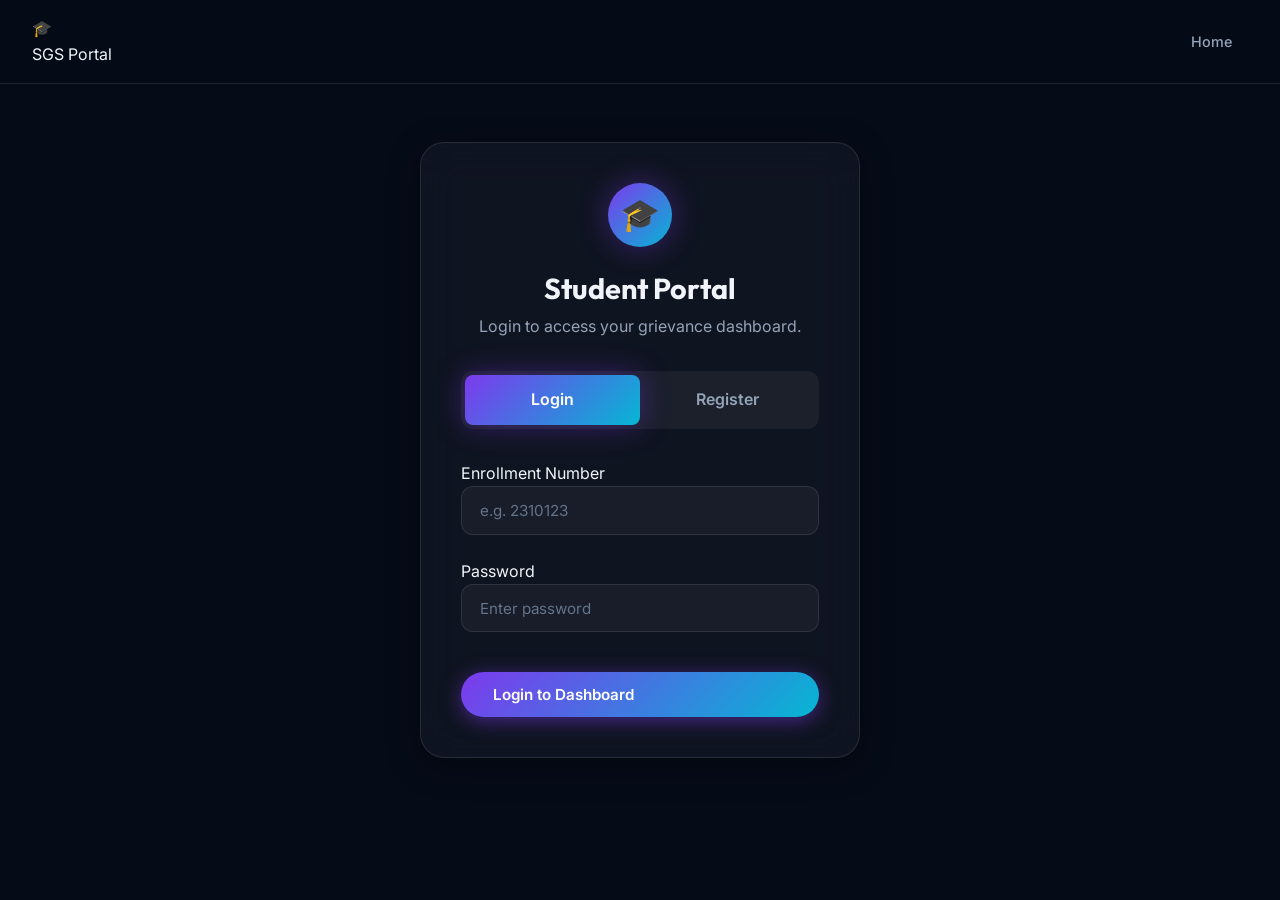
<file: frontend/student-login.html>
<!DOCTYPE html>
<html lang="en">
<head>
  <meta charset="UTF-8">
  <meta name="viewport" content="width=device-width, initial-scale=1.0">
  <title>Student Login - SGS Portal</title>
  <link href="https://fonts.googleapis.com/css2?family=Inter:wght@400;500;600&family=Outfit:wght@700;900&display=swap" rel="stylesheet">
  <link rel="stylesheet" href="styles.css">
  <style>
    body {
      display: flex;
      flex-direction: column;
      min-height: 100vh;
      background: var(--bg-primary);
      color: var(--text-primary);
    }
    .auth-container {
      flex: 1;
      display: flex;
      align-items: center;
      justify-content: center;
      padding: 2rem;
    }
    .auth-card {
      width: 100%;
      max-width: 440px;
      background: var(--bg-card);
      border: 1px solid var(--border-glass);
      border-radius: var(--radius-xl);
      padding: 2.5rem;
      backdrop-filter: blur(20px);
      box-shadow: var(--shadow-card);
    }
    .auth-header {
      text-align: center;
      margin-bottom: 2rem;
    }
    .auth-icon {
      width: 64px;
      height: 64px;
      background: var(--gradient-main);
      border-radius: 50%;
      display: flex;
      align-items: center;
      justify-content: center;
      font-size: 2rem;
      margin: 0 auto 1.5rem auto;
      box-shadow: var(--shadow-glow-violet);
    }
    .auth-title {
      font-family: 'Outfit', sans-serif;
      font-size: 1.8rem;
      margin-bottom: 0.5rem;
    }
    .auth-toggle {
      display: flex;
      background: rgba(255,255,255,0.05);
      border-radius: var(--radius-md);
      padding: 0.25rem;
      margin-bottom: 2rem;
    }
    .auth-toggle-btn {
      flex: 1;
      text-align: center;
      padding: 0.75rem;
      border-radius: var(--radius-sm);
      cursor: pointer;
      font-weight: 600;
      color: var(--text-secondary);
      transition: all 0.3s ease;
    }
    .auth-toggle-btn.active {
      background: var(--gradient-main);
      color: white;
      box-shadow: var(--shadow-glow-violet);
    }
    .auth-form {
      display: none;
    }
    .auth-form.active {
      display: block;
      animation: fadeIn 0.4s ease-out forwards;
    }
  </style>
</head>
<body>

  <!-- NAVBAR -->
  <nav class="navbar">
    <div class="nav-brand" onclick="window.location.href='index.html'" style="cursor: pointer;">
      <div class="nav-logo">🎓</div>
      SGS Portal
    </div>
    <div class="nav-links">
      <a href="index.html">Home</a>
    </div>
  </nav>

  <div class="auth-container">
    <div class="auth-card">
      <div class="auth-header">
        <div class="auth-icon">🎓</div>
        <h1 class="auth-title">Student Portal</h1>
        <p style="color: var(--text-secondary);">Login to access your grievance dashboard.</p>
      </div>

      <div class="auth-toggle">
        <div class="auth-toggle-btn active" id="btnShowLogin" onclick="switchTab('login')">Login</div>
        <div class="auth-toggle-btn" id="btnShowRegister" onclick="switchTab('register')">Register</div>
      </div>

      <!-- LOGIN FORM -->
      <form id="loginForm" class="auth-form active">
        <div class="form-group">
          <label>Enrollment Number</label>
          <input type="text" id="loginEnrollment" class="form-control" required placeholder="e.g. 2310123">
        </div>
        <div class="form-group">
          <label>Password</label>
          <input type="password" id="loginPassword" class="form-control" required placeholder="Enter password">
        </div>
        <button type="submit" class="btn btn-primary" style="width: 100%; margin-top: 1rem;" id="loginBtn">Login to Dashboard</button>
      </form>

      <!-- REGISTER FORM -->
      <form id="registerForm" class="auth-form">
        <div class="form-group">
          <label>Full Name</label>
          <input type="text" id="regName" class="form-control" required placeholder="e.g. Arjun Sharma">
        </div>
        <div class="form-group">
          <label>Enrollment Number</label>
          <input type="text" id="regEnrollment" class="form-control" required placeholder="e.g. 2310123">
        </div>
        <div class="form-group">
          <label>Email Address</label>
          <input type="email" id="regEmail" class="form-control" required placeholder="you@college.edu">
        </div>
        <div class="form-group">
          <label>Create Password</label>
          <input type="password" id="regPassword" class="form-control" required placeholder="Choose a strong password">
        </div>
        <button type="submit" class="btn btn-secondary" style="width: 100%; margin-top: 1rem;" id="regBtn">Create Account</button>
      </form>

    </div>
  </div>

  <div id="toastContainer" class="toast-container"></div>
  <script src="app.js"></script>
  <script>
    // Redirect if already logged in
    if (getLoggedInStudent()) {
      window.location.href = 'student-dashboard.html';
    }

    function switchTab(tab) {
      if (tab === 'login') {
        document.getElementById('loginForm').classList.add('active');
        document.getElementById('registerForm').classList.remove('active');
        document.getElementById('btnShowLogin').classList.add('active');
        document.getElementById('btnShowRegister').classList.remove('active');
      } else {
        document.getElementById('loginForm').classList.remove('active');
        document.getElementById('registerForm').classList.add('active');
        document.getElementById('btnShowLogin').classList.remove('active');
        document.getElementById('btnShowRegister').classList.add('active');
      }
    }

    document.getElementById('loginForm').addEventListener('submit', async (e) => {
      e.preventDefault();
      const btn = document.getElementById('loginBtn');
      btn.disabled = true;
      btn.textContent = 'Logging in...';

      try {
        const data = await loginStudent({
          enrollment: document.getElementById('loginEnrollment').value,
          password: document.getElementById('loginPassword').value
        });
        localStorage.setItem('sgs_student_session', JSON.stringify(data.student));
        showToast('success', 'Success', 'Logged in successfully!');
        setTimeout(() => {
          window.location.href = 'student-dashboard.html';
        }, 1000);
      } catch (err) {
        showToast('error', 'Login Failed', err.message);
        btn.disabled = false;
        btn.textContent = 'Login to Dashboard';
      }
    });

    document.getElementById('registerForm').addEventListener('submit', async (e) => {
      e.preventDefault();
      const btn = document.getElementById('regBtn');
      btn.disabled = true;
      btn.textContent = 'Creating Account...';

      try {
        const data = await registerStudent({
          name: document.getElementById('regName').value,
          enrollment: document.getElementById('regEnrollment').value,
          email: document.getElementById('regEmail').value,
          password: document.getElementById('regPassword').value
        });
        
        // Auto login after register
        const loginData = await loginStudent({
          enrollment: document.getElementById('regEnrollment').value,
          password: document.getElementById('regPassword').value
        });
        localStorage.setItem('sgs_student_session', JSON.stringify(loginData.student));

        showToast('success', 'Account Created!', 'Welcome to the portal.');
        setTimeout(() => {
          window.location.href = 'student-dashboard.html';
        }, 1000);
      } catch (err) {
        showToast('error', 'Registration Failed', err.message);
        btn.disabled = false;
        btn.textContent = 'Create Account';
      }
    });
  </script>
</body>
</html>
</file>
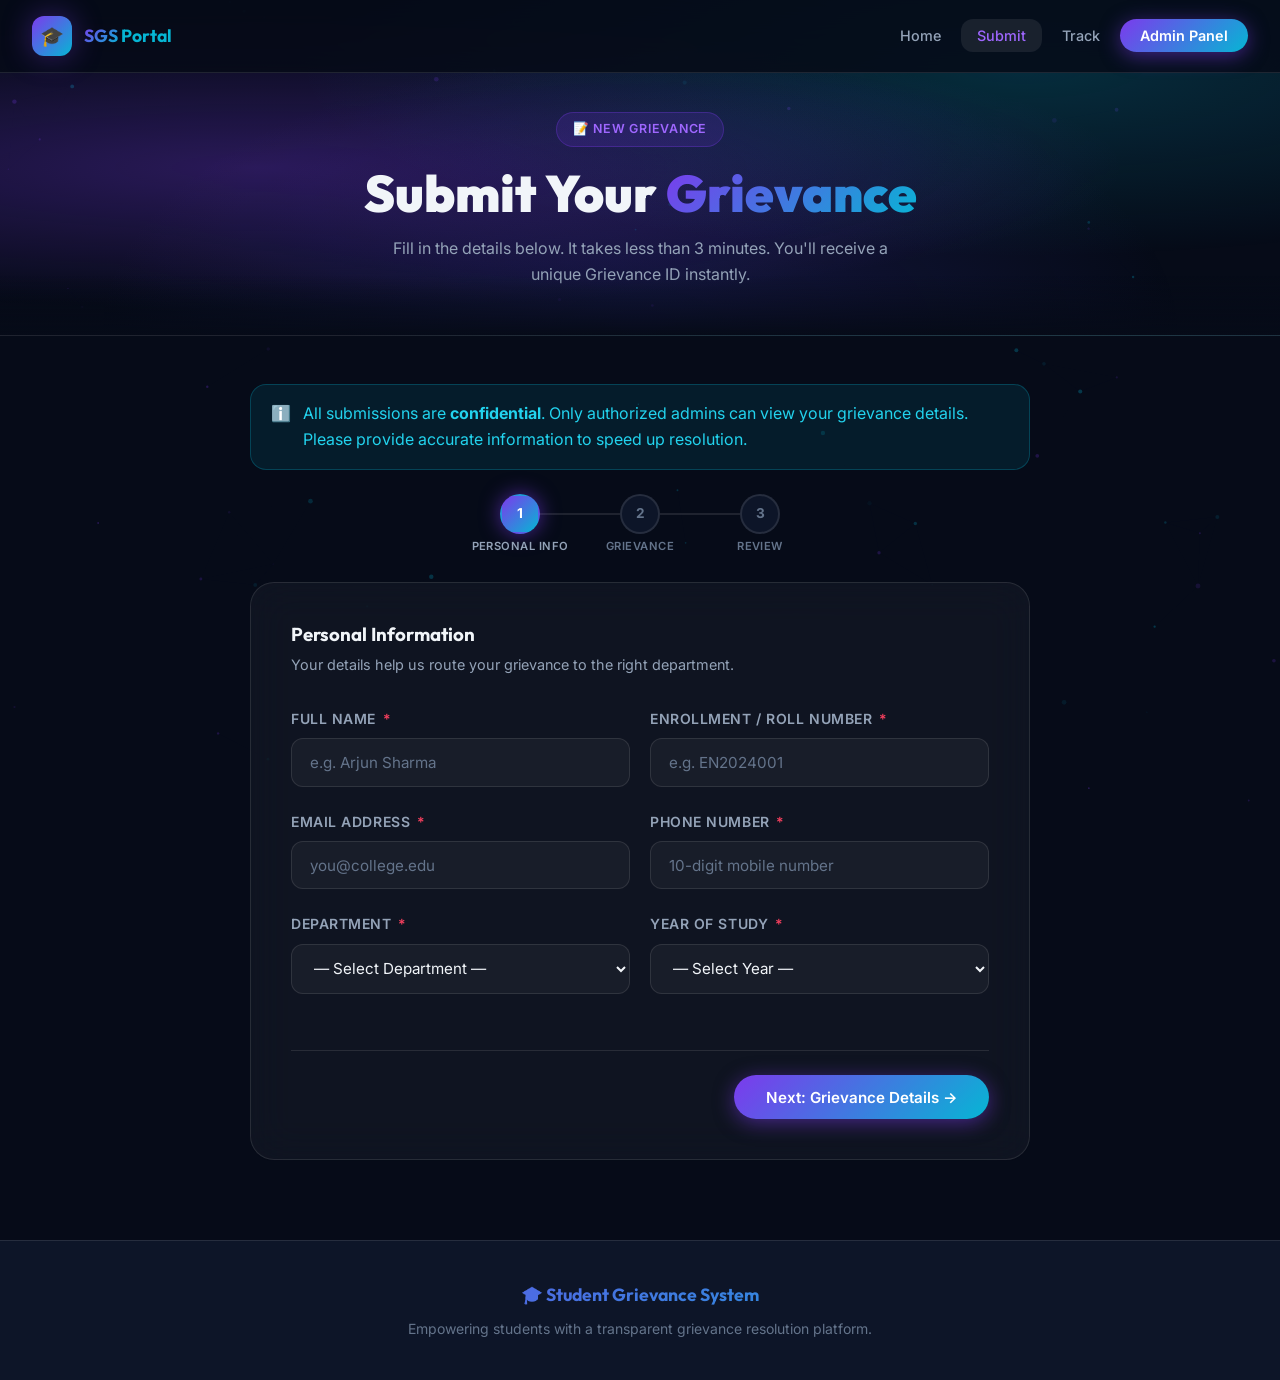
<file: frontend/submit.html>
<!DOCTYPE html>
<html lang="en">
<head>
  <meta charset="UTF-8" />
  <meta name="viewport" content="width=device-width, initial-scale=1.0" />
  <title>Submit Grievance — Student Grievance System</title>
  <meta name="description" content="Submit your student grievance in minutes. Fill our easy 3-step form and get a unique tracking ID instantly." />
  <link rel="stylesheet" href="styles.css" />
  <link rel="icon" href="data:image/svg+xml,<svg xmlns='http://www.w3.org/2000/svg' viewBox='0 0 100 100'><text y='.9em' font-size='90'>📝</text></svg>" />
  <style>
    .form-card {
      max-width: 780px;
      margin: 0 auto;
      background: var(--bg-card);
      border: 1px solid var(--border-glass);
      border-radius: var(--radius-xl);
      padding: 2.5rem;
      backdrop-filter: blur(20px);
    }

    .step-panel { display: none; }
    .step-panel.active { display: block; animation: fadeInUp 0.4s ease; }

    .form-row { display: grid; grid-template-columns: 1fr 1fr; gap: 1.25rem; }
    @media (max-width: 600px) { .form-row { grid-template-columns: 1fr; } }

    .form-actions {
      display: flex;
      justify-content: space-between;
      align-items: center;
      margin-top: 2rem;
      padding-top: 1.5rem;
      border-top: 1px solid var(--border-glass);
    }

    /* Success screen */
    .success-screen {
      text-align: center;
      padding: 3rem 2rem;
      display: none;
    }
    .success-screen.active { display: block; animation: fadeInUp 0.5s ease; }

    .success-icon-wrap {
      width: 100px; height: 100px;
      background: linear-gradient(135deg, rgba(16,185,129,0.2), rgba(16,185,129,0.05));
      border: 2px solid var(--emerald);
      border-radius: 50%;
      display: flex; align-items: center; justify-content: center;
      font-size: 3rem;
      margin: 0 auto 2rem;
      animation: float 3s ease-in-out infinite;
      box-shadow: 0 0 40px rgba(16,185,129,0.3);
    }

    .grievance-id-box {
      background: rgba(124,58,237,0.12);
      border: 1.5px solid rgba(124,58,237,0.4);
      border-radius: var(--radius-xl);
      padding: 1.5rem;
      margin: 2rem auto;
      max-width: 400px;
    }
    .grievance-id-label { font-size: 0.78rem; color: var(--text-secondary); text-transform: uppercase; letter-spacing: 0.08em; font-weight: 600; }
    .grievance-id-value {
      font-size: 1.8rem;
      font-weight: 900;
      font-family: 'Outfit', sans-serif;
      background: var(--gradient-main);
      -webkit-background-clip: text;
      -webkit-text-fill-color: transparent;
      background-clip: text;
      letter-spacing: 0.04em;
      margin: 0.5rem 0;
    }
    .grievance-id-copy {
      background: none;
      border: none;
      cursor: pointer;
      color: var(--cyan);
      font-size: 0.85rem;
      font-weight: 600;
      padding: 0;
      transition: var(--transition);
    }
    .grievance-id-copy:hover { color: var(--cyan-light); }

    /* Review step */
    .review-section { margin-bottom: 1.5rem; }
    .review-section-title {
      font-size: 0.8rem;
      font-weight: 700;
      text-transform: uppercase;
      letter-spacing: 0.06em;
      color: var(--violet-light);
      margin-bottom: 0.75rem;
      padding-bottom: 0.5rem;
      border-bottom: 1px solid var(--border-glass);
    }
    .review-grid { display: grid; grid-template-columns: 1fr 1fr; gap: 0.75rem; }
    @media (max-width: 500px) { .review-grid { grid-template-columns: 1fr; } }
    .review-item label { font-size: 0.75rem; color: var(--text-muted); font-weight: 600; text-transform: uppercase; letter-spacing: 0.04em; }
    .review-item p { font-size: 0.9rem; color: var(--text-primary); font-weight: 500; margin-top: 2px; }
  </style>
</head>
<body>
  <canvas id="particles-canvas"></canvas>

  <!-- NAVBAR -->
  <nav class="navbar">
    <a href="index.html" class="nav-logo">
      <div class="nav-logo-icon">🎓</div>
      <div class="nav-logo-text"><span>SGS</span> Portal</div>
    </a>
    <ul class="nav-links" id="navLinks">
      <li><a href="index.html">Home</a></li>
      <li><a href="submit.html" class="active">Submit</a></li>
      <li><a href="track.html">Track</a></li>
      <li><a href="admin.html" class="nav-btn">Admin Panel</a></li>
    </ul>
    <div class="nav-hamburger" id="hamburger">
      <span></span><span></span><span></span>
    </div>
  </nav>

  <div class="page-wrapper">
    <!-- PAGE HEADER -->
    <div class="page-header">
      <div class="page-header-badge">📝 New Grievance</div>
      <h1>Submit Your <span class="text-gradient">Grievance</span></h1>
      <p>Fill in the details below. It takes less than 3 minutes. You'll receive a unique Grievance ID instantly.</p>
    </div>

    <!-- FORM SECTION -->
    <section class="section" style="padding-top: 3rem;">
      <div class="container">

        <!-- Alert -->
        <div class="alert alert-info" style="max-width: 780px; margin: 0 auto 1.5rem;">
          <span>ℹ️</span>
          <span>All submissions are <strong>confidential</strong>. Only authorized admins can view your grievance details. Please provide accurate information to speed up resolution.</span>
        </div>

        <!-- Step Indicator -->
        <div class="steps-container" id="stepIndicator">
          <div class="step-item">
            <div class="step-dot active" id="dot-1" style="position:relative;">
              <span>1</span>
              <span class="step-label">Personal Info</span>
            </div>
          </div>
          <div class="step-line" id="line-1"></div>
          <div class="step-item">
            <div class="step-dot" id="dot-2" style="position:relative;">
              <span>2</span>
              <span class="step-label">Grievance</span>
            </div>
          </div>
          <div class="step-line" id="line-2"></div>
          <div class="step-item">
            <div class="step-dot" id="dot-3" style="position:relative;">
              <span>3</span>
              <span class="step-label">Review</span>
            </div>
          </div>
        </div>

        <!-- MAIN FORM CARD -->
        <div class="form-card" id="formCard">
          <form id="grievanceForm" novalidate>

            <!-- ===== STEP 1: Personal Info ===== -->
            <div class="step-panel active" id="step1">
              <h3 style="margin-bottom: 0.5rem;">Personal Information</h3>
              <p style="color: var(--text-secondary); font-size: 0.9rem; margin-bottom: 2rem;">Your details help us route your grievance to the right department.</p>

              <div class="form-row">
                <div class="form-group">
                  <label class="form-label" for="studentName">Full Name <span class="required">*</span></label>
                  <input type="text" id="studentName" class="form-control" placeholder="e.g. Arjun Sharma" required />
                </div>
                <div class="form-group">
                  <label class="form-label" for="enrollment">Enrollment / Roll Number <span class="required">*</span></label>
                  <input type="text" id="enrollment" class="form-control" placeholder="e.g. EN2024001" required />
                </div>
              </div>

              <div class="form-row">
                <div class="form-group">
                  <label class="form-label" for="email">Email Address <span class="required">*</span></label>
                  <input type="email" id="email" class="form-control" placeholder="you@college.edu" required />
                </div>
                <div class="form-group">
                  <label class="form-label" for="phone">Phone Number <span class="required">*</span></label>
                  <input type="tel" id="phone" class="form-control" placeholder="10-digit mobile number" required />
                </div>
              </div>

              <div class="form-row">
                <div class="form-group">
                  <label class="form-label" for="department">Department <span class="required">*</span></label>
                  <select id="department" class="form-control" required>
                    <option value="">— Select Department —</option>
                    <option>Computer Science</option>
                    <option>Electronics & Communication</option>
                    <option>Mechanical Engineering</option>
                    <option>Civil Engineering</option>
                    <option>Electrical Engineering</option>
                    <option>Information Technology</option>
                    <option>Chemical Engineering</option>
                    <option>MBA / Management</option>
                    <option>MCA / Computer Applications</option>
                    <option>Other</option>
                  </select>
                </div>
                <div class="form-group">
                  <label class="form-label" for="year">Year of Study <span class="required">*</span></label>
                  <select id="year" class="form-control" required>
                    <option value="">— Select Year —</option>
                    <option>1st Year</option>
                    <option>2nd Year</option>
                    <option>3rd Year</option>
                    <option>4th Year</option>
                    <option>5th Year</option>
                    <option>PG (Masters)</option>
                    <option>PhD</option>
                  </select>
                </div>
              </div>

              <div class="form-actions">
                <div></div>
                <button type="button" class="btn btn-primary" id="step1Next">
                  Next: Grievance Details →
                </button>
              </div>
            </div>

            <!-- ===== STEP 2: Grievance Details ===== -->
            <div class="step-panel" id="step2">
              <h3 style="margin-bottom: 0.5rem;">Grievance Details</h3>
              <p style="color: var(--text-secondary); font-size: 0.9rem; margin-bottom: 2rem;">Tell us what happened. The more specific you are, the faster we can help.</p>

              <!-- Category -->
              <div class="form-group">
                <label class="form-label">Category <span class="required">*</span></label>
                <div class="category-grid" id="categoryGrid">
                  <div class="category-chip" data-value="academic" id="cat-academic">
                    <span class="chip-icon">📚</span> Academic
                  </div>
                  <div class="category-chip" data-value="hostel" id="cat-hostel">
                    <span class="chip-icon">🏠</span> Hostel
                  </div>
                  <div class="category-chip" data-value="fee" id="cat-fee">
                    <span class="chip-icon">💰</span> Fee / Finance
                  </div>
                  <div class="category-chip" data-value="infrastructure" id="cat-infrastructure">
                    <span class="chip-icon">🏗️</span> Infrastructure
                  </div>
                  <div class="category-chip" data-value="faculty" id="cat-faculty">
                    <span class="chip-icon">👨‍🏫</span> Faculty
                  </div>
                  <div class="category-chip" data-value="sports" id="cat-sports">
                    <span class="chip-icon">⚽</span> Sports
                  </div>
                  <div class="category-chip" data-value="library" id="cat-library">
                    <span class="chip-icon">📖</span> Library
                  </div>
                  <div class="category-chip" data-value="other" id="cat-other">
                    <span class="chip-icon">📝</span> Other
                  </div>
                </div>
                <input type="hidden" id="category" required />
              </div>

              <!-- Priority -->
              <div class="form-group">
                <label class="form-label">Priority Level <span class="required">*</span></label>
                <div class="priority-options" id="priorityOptions">
                  <div class="priority-option" data-priority="low">🟢 Low</div>
                  <div class="priority-option" data-priority="medium">🟡 Medium</div>
                  <div class="priority-option" data-priority="high">🔴 High / Urgent</div>
                </div>
                <input type="hidden" id="priority" required />
              </div>

              <!-- Subject -->
              <div class="form-group">
                <label class="form-label" for="subject">Subject / Title <span class="required">*</span></label>
                <input type="text" id="subject" class="form-control" placeholder="Brief title of your grievance (max 80 chars)" maxlength="80" required />
                <div style="font-size: 0.78rem; color: var(--text-muted); margin-top: 4px;">
                  <span id="subjectCount">0</span>/80 characters
                </div>
              </div>

              <!-- Description -->
              <div class="form-group">
                <label class="form-label" for="description">Detailed Description <span class="required">*</span></label>
                <textarea id="description" class="form-control" placeholder="Describe your grievance in detail. Mention dates, persons involved, and any previous attempts to resolve it..." rows="5" required></textarea>
              </div>

              <div class="form-actions">
                <button type="button" class="btn btn-secondary" id="step2Back">← Back</button>
                <button type="button" class="btn btn-primary" id="step2Next">Review & Submit →</button>
              </div>
            </div>

            <!-- ===== STEP 3: Review ===== -->
            <div class="step-panel" id="step3">
              <h3 style="margin-bottom: 0.5rem;">Review Your Submission</h3>
              <p style="color: var(--text-secondary); font-size: 0.9rem; margin-bottom: 2rem;">Please review all details before final submission.</p>

              <div id="reviewContent"><!-- Filled by JS --></div>

              <div class="alert alert-warning" style="margin-bottom: 0;">
                <span>⚠️</span>
                <span>Once submitted, you cannot edit this grievance. Make sure all information is correct. You can however follow up using your Grievance ID.</span>
              </div>

              <div class="form-actions">
                <button type="button" class="btn btn-secondary" id="step3Back">← Edit Details</button>
                <button type="button" class="btn btn-primary" id="submitBtn" onclick="handleSubmit()">
                  <span id="submitBtnText">🚀 Submit Grievance</span>
                </button>
              </div>
            </div>

          </form>
        </div>

        <!-- SUCCESS SCREEN -->
        <div class="success-screen" id="successScreen" style="max-width: 600px; margin: 0 auto;">
          <div class="success-icon-wrap">✅</div>
          <h2 style="font-size: 2rem; margin-bottom: 0.75rem;">Grievance Submitted!</h2>
          <p style="color: var(--text-secondary); margin-bottom: 0.5rem;">Your grievance has been successfully registered. Please save your Grievance ID for future reference.</p>

          <div class="grievance-id-box">
            <div class="grievance-id-label">Your Grievance ID</div>
            <div class="grievance-id-value" id="generatedId">—</div>
            <button class="grievance-id-copy" id="copyId" onclick="copyGrievanceId()">📋 Copy ID</button>
          </div>

          <div class="alert alert-info" style="text-align: left; margin-bottom: 2rem;">
            <span>ℹ️</span>
            <div>
              <strong>What happens next?</strong><br />
              Our admin team will review your grievance within 2-3 working days. You can track the status anytime using your Grievance ID on the Track page.
            </div>
          </div>

            <div style="display: flex; gap: 1rem; justify-content: center; flex-wrap: wrap;">
              <a href="student-dashboard.html" class="btn btn-primary" id="success-track-btn">Go to Dashboard</a>
              <a href="submit.html" class="btn btn-secondary" id="success-new-btn" onclick="resetForm()">Submit Another</a>
            </div>
        </div>

      </div>
    </section>

    <!-- FOOTER -->
    <footer class="footer">
      <div class="footer-logo">🎓 Student Grievance System</div>
      <p style="margin-top: 0.5rem;">Empowering students with a transparent grievance resolution platform.</p>
    </footer>
  </div>

    <script src="app.js"></script>
    <script>
      let currentStep = 1;
      let selectedCategory = '';
      let selectedPriority = '';
      
      const student = getLoggedInStudent();
      
      document.addEventListener('DOMContentLoaded', () => {
        if (student) {
          document.getElementById('studentName').value = student.name;
          document.getElementById('enrollment').value = student.enrollment;
          document.getElementById('email').value = student.email;
          // Make them readonly so they can't change identity
          document.getElementById('studentName').readOnly = true;
          document.getElementById('enrollment').readOnly = true;
          document.getElementById('email').readOnly = true;
        }
      });

    // -- Subject character counter --
    document.getElementById('subject').addEventListener('input', function() {
      document.getElementById('subjectCount').textContent = this.value.length;
    });

    // -- Category selection --
    document.querySelectorAll('.category-chip').forEach(chip => {
      chip.addEventListener('click', () => {
        document.querySelectorAll('.category-chip').forEach(c => c.classList.remove('selected'));
        chip.classList.add('selected');
        selectedCategory = chip.dataset.value;
        document.getElementById('category').value = selectedCategory;
      });
    });

    // -- Priority selection --
    document.querySelectorAll('.priority-option').forEach(opt => {
      opt.addEventListener('click', () => {
        document.querySelectorAll('.priority-option').forEach(o => o.classList.remove('selected'));
        opt.classList.add('selected');
        selectedPriority = opt.dataset.priority;
        document.getElementById('priority').value = selectedPriority;
      });
    });

    // -- Step navigation --
    function goToStep(step) {
      document.querySelectorAll('.step-panel').forEach(p => p.classList.remove('active'));
      document.getElementById(`step${step}`).classList.add('active');

      // Update dots
      for (let i = 1; i <= 3; i++) {
        const dot = document.getElementById(`dot-${i}`);
        dot.classList.remove('active', 'completed');
        if (i < step) dot.classList.add('completed');
        else if (i === step) dot.classList.add('active');
      }

      // Update lines
      for (let i = 1; i <= 2; i++) {
        const line = document.getElementById(`line-${i}`);
        line.classList.toggle('active', i < step);
      }

      currentStep = step;
      window.scrollTo({ top: 0, behavior: 'smooth' });
    }

    // Step 1 validation
    document.getElementById('step1Next').addEventListener('click', () => {
      const fields = ['studentName', 'enrollment', 'email', 'phone', 'department', 'year'];
      let valid = true;
      fields.forEach(id => {
        const el = document.getElementById(id);
        if (!el.value.trim()) {
          el.style.borderColor = 'var(--rose)';
          el.style.boxShadow = '0 0 0 3px rgba(244,63,94,0.15)';
          valid = false;
        } else {
          el.style.borderColor = '';
          el.style.boxShadow = '';
        }
      });

      // Email validation
      const email = document.getElementById('email');
      if (email.value && !/^\S+@\S+\.\S+$/.test(email.value)) {
        email.style.borderColor = 'var(--rose)';
        valid = false;
        showToast('error', 'Invalid Email', 'Please enter a valid email address.');
        return;
      }

      // Phone validation
      const phone = document.getElementById('phone');
      if (phone.value && !/^\d{10}$/.test(phone.value.replace(/\s/g, ''))) {
        phone.style.borderColor = 'var(--rose)';
        valid = false;
        showToast('error', 'Invalid Phone', 'Please enter a valid 10-digit mobile number.');
        return;
      }

      if (!valid) { showToast('error', 'Required Fields', 'Please fill all required fields.'); return; }
      goToStep(2);
    });

    document.getElementById('step2Back').addEventListener('click', () => goToStep(1));

    // Step 2 validation
    document.getElementById('step2Next').addEventListener('click', () => {
      if (!selectedCategory) { showToast('error', 'Category Required', 'Please select a grievance category.'); return; }
      if (!selectedPriority) { showToast('error', 'Priority Required', 'Please select a priority level.'); return; }
      const subject = document.getElementById('subject').value.trim();
      const description = document.getElementById('description').value.trim();
      if (!subject) { showToast('error', 'Subject Required', 'Please enter a subject for your grievance.'); document.getElementById('subject').focus(); return; }
      if (description.length < 20) { showToast('error', 'Description Too Short', 'Please describe your grievance in at least 20 characters.'); document.getElementById('description').focus(); return; }

      buildReview();
      goToStep(3);
    });

    document.getElementById('step3Back').addEventListener('click', () => goToStep(2));

    function buildReview() {
      const catLabels = { academic:'Academic', hostel:'Hostel', fee:'Fee / Finance', infrastructure:'Infrastructure', faculty:'Faculty', sports:'Sports', library:'Library', other:'Other' };
      const html = `
        <div class="review-section">
          <div class="review-section-title">👤 Personal Information</div>
          <div class="review-grid">
            <div class="review-item"><label>Full Name</label><p>${document.getElementById('studentName').value}</p></div>
            <div class="review-item"><label>Enrollment No.</label><p>${document.getElementById('enrollment').value}</p></div>
            <div class="review-item"><label>Email</label><p>${document.getElementById('email').value}</p></div>
            <div class="review-item"><label>Phone</label><p>${document.getElementById('phone').value}</p></div>
            <div class="review-item"><label>Department</label><p>${document.getElementById('department').value}</p></div>
            <div class="review-item"><label>Year</label><p>${document.getElementById('year').value}</p></div>
          </div>
        </div>
        <div class="review-section">
          <div class="review-section-title">📋 Grievance Details</div>
          <div class="review-grid">
            <div class="review-item"><label>Category</label><p>${categoryIcon(selectedCategory)} ${catLabels[selectedCategory]}</p></div>
            <div class="review-item"><label>Priority</label><p>${selectedPriority.toUpperCase()}</p></div>
          </div>
          <div class="review-item" style="margin-top:0.75rem;"><label>Subject</label><p>${document.getElementById('subject').value}</p></div>
          <div class="review-item" style="margin-top:0.75rem;"><label>Description</label><p style="white-space:pre-wrap; color:var(--text-secondary);">${document.getElementById('description').value}</p></div>
        </div>
      `;
      document.getElementById('reviewContent').innerHTML = html;
    }

    // Submit
    async function handleSubmit() {
      const btn = document.getElementById('submitBtn');
      btn.disabled = true;
      document.getElementById('submitBtnText').innerHTML = '<span class="spinner" style="width:18px;height:18px;border-width:2px;display:inline-block;vertical-align:middle;margin-right:8px;"></span> Submitting...';

      const grievance = {
        student_id: student ? student.id : null,
        name: document.getElementById('studentName').value,
        enrollment: document.getElementById('enrollment').value,
        email: document.getElementById('email').value,
        phone: document.getElementById('phone').value,
        department: document.getElementById('department').value,
        year: document.getElementById('year').value,
        category: selectedCategory,
        priority: selectedPriority,
        subject: document.getElementById('subject').value,
        description: document.getElementById('description').value,
      };

      try {
        const res = await fetch('http://localhost:8000/api/grievances', {
          method: 'POST',
          headers: { 'Content-Type': 'application/json' },
          body: JSON.stringify(grievance)
        });

        const result = await res.json();

        if (!res.ok || !result.id) {
          showToast('error', 'Submission Failed', result.detail || 'Server error. Try again.');
          btn.disabled = false;
          document.getElementById('submitBtnText').textContent = '🚀 Submit Grievance';
          return;
        }

        // SUCCESS — show screen with ID
        document.getElementById('formCard').style.display = 'none';
        document.getElementById('stepIndicator').style.display = 'none';
        document.getElementById('generatedId').textContent = result.id;
        document.getElementById('successScreen').style.display = 'block';
        document.getElementById('successScreen').style.animation = 'fadeInUp 0.5s ease';
        document.getElementById('successScreen').scrollIntoView({ behavior: 'smooth' });

        showToast('success', 'Submitted!', 'Grievance ID: ' + result.id);

      } catch (err) {
        showToast('error', 'Connection Error', 'Backend server nahi mil raha. Restart karo.');
        btn.disabled = false;
        document.getElementById('submitBtnText').textContent = '🚀 Submit Grievance';
      }
    }

    function copyGrievanceId() {
      const id = document.getElementById('generatedId').textContent;
      navigator.clipboard.writeText(id).then(() => {
        showToast('success', 'Copied!', 'Grievance ID copied to clipboard.');
        document.getElementById('copyId').textContent = '✅ Copied!';
        setTimeout(() => { document.getElementById('copyId').textContent = '📋 Copy ID'; }, 2000);
      });
    }

    function resetForm() {
      location.reload();
    }
  </script>
</body>
</html>
</file>
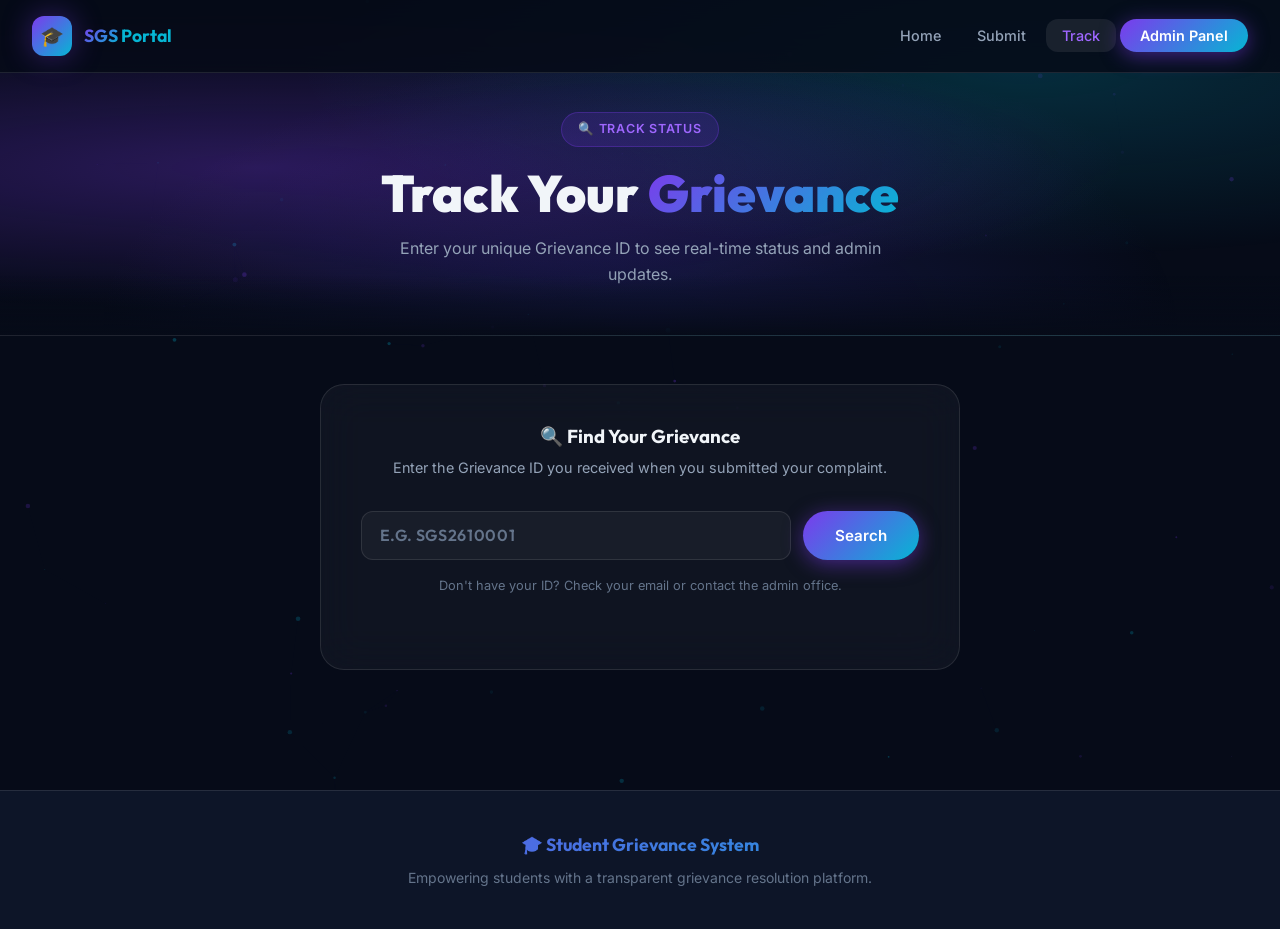
<file: frontend/track.html>
<!DOCTYPE html>
<html lang="en">
<head>
  <meta charset="UTF-8" />
  <meta name="viewport" content="width=device-width, initial-scale=1.0" />
  <title>Track Grievance — Student Grievance System</title>
  <meta name="description" content="Track your grievance status in real-time. Enter your unique Grievance ID to see all updates and the current resolution status." />
  <link rel="stylesheet" href="styles.css" />
  <link rel="icon" href="data:image/svg+xml,<svg xmlns='http://www.w3.org/2000/svg' viewBox='0 0 100 100'><text y='.9em' font-size='90'>🔍</text></svg>" />
  <style>
    .search-card {
      max-width: 640px;
      margin: 0 auto 2.5rem;
      background: var(--bg-card);
      border: 1px solid var(--border-glass);
      border-radius: var(--radius-xl);
      padding: 2.5rem;
      backdrop-filter: blur(20px);
      text-align: center;
    }

    .search-card h3 { margin-bottom: 0.5rem; }
    .search-card p { color: var(--text-secondary); font-size: 0.9rem; margin-bottom: 2rem; }

    .search-input-group {
      display: flex;
      gap: 0.75rem;
      align-items: stretch;
    }

    .search-input-group .form-control { flex: 1; font-family: 'Outfit', monospace; font-weight: 600; font-size: 1rem; letter-spacing: 0.04em; text-transform: uppercase; }

    /* Result card */
    .result-card {
      max-width: 760px;
      margin: 0 auto;
      display: none;
      animation: fadeInUp 0.5s ease;
    }
    .result-card.active { display: block; }

    .result-header {
      background: linear-gradient(135deg, rgba(124,58,237,0.12), rgba(6,182,212,0.06));
      border: 1px solid rgba(124,58,237,0.3);
      border-radius: var(--radius-xl);
      padding: 2rem;
      margin-bottom: 1.5rem;
      display: flex;
      justify-content: space-between;
      align-items: flex-start;
      flex-wrap: wrap;
      gap: 1rem;
    }

    .result-id { font-size: 1.4rem; font-weight: 900; font-family: 'Outfit', sans-serif; }
    .result-id span {
      background: var(--gradient-main);
      -webkit-background-clip: text;
      -webkit-text-fill-color: transparent;
      background-clip: text;
    }

    .result-meta { font-size: 0.85rem; color: var(--text-secondary); margin-top: 0.25rem; }

    .result-status-col { text-align: right; }

    .result-details {
      background: var(--bg-card);
      border: 1px solid var(--border-glass);
      border-radius: var(--radius-xl);
      padding: 2rem;
      margin-bottom: 1.5rem;
      backdrop-filter: blur(20px);
    }

    .detail-grid {
      display: grid;
      grid-template-columns: 1fr 1fr;
      gap: 1rem;
      margin-bottom: 1.5rem;
    }
    @media (max-width: 500px) { .detail-grid { grid-template-columns: 1fr; } }

    .detail-item label { font-size: 0.75rem; text-transform: uppercase; letter-spacing: 0.05em; color: var(--text-muted); font-weight: 600; }
    .detail-item p { font-size: 0.95rem; color: var(--text-primary); margin-top: 3px; font-weight: 500; }

    .desc-box {
      background: rgba(255,255,255,0.03);
      border: 1px solid var(--border-glass);
      border-radius: var(--radius-lg);
      padding: 1.25rem;
      font-size: 0.9rem;
      color: var(--text-secondary);
      line-height: 1.8;
      white-space: pre-wrap;
    }

    /* Timeline Track */
    .track-status {
      display: flex;
      justify-content: space-between;
      align-items: flex-start;
      gap: 0;
      position: relative;
      padding: 1.5rem 0;
      margin-bottom: 1.5rem;
    }

    .track-status::before {
      content: '';
      position: absolute;
      top: 2.25rem;
      left: 12%;
      right: 12%;
      height: 2px;
      background: var(--border-glass);
      z-index: 0;
    }

    .track-node {
      display: flex;
      flex-direction: column;
      align-items: center;
      flex: 1;
      position: relative;
      z-index: 1;
    }

    .track-circle {
      width: 44px;
      height: 44px;
      border-radius: 50%;
      background: var(--bg-secondary);
      border: 2px solid var(--border-glass);
      display: flex;
      align-items: center;
      justify-content: center;
      font-size: 1.1rem;
      margin-bottom: 0.75rem;
      transition: var(--transition);
    }

    .track-circle.done {
      background: var(--emerald);
      border-color: var(--emerald);
      box-shadow: 0 0 20px rgba(16,185,129,0.4);
    }

    .track-circle.active-step {
      background: var(--gradient-main);
      border-color: transparent;
      box-shadow: var(--shadow-glow-violet);
      animation: pulse 2s infinite;
    }

    .track-circle.rejected-step {
      background: var(--rose);
      border-color: var(--rose);
      box-shadow: 0 0 20px rgba(244,63,94,0.4);
    }

    .track-label {
      font-size: 0.75rem;
      font-weight: 700;
      color: var(--text-muted);
      text-align: center;
      text-transform: uppercase;
      letter-spacing: 0.04em;
    }

    .track-label.active-label { color: var(--violet-light); }
    .track-label.done-label { color: var(--emerald); }
    .track-label.rejected-label { color: var(--rose); }

    /* Admin note */
    .admin-note {
      background: rgba(6,182,212,0.08);
      border: 1px solid rgba(6,182,212,0.25);
      border-radius: var(--radius-lg);
      padding: 1.25rem;
      display: flex;
      gap: 0.75rem;
      align-items: flex-start;
    }

    /* Not found */
    .not-found {
      display: none;
      max-width: 500px;
      margin: 0 auto;
      text-align: center;
      padding: 3rem 2rem;
    }
    .not-found.active { display: block; animation: fadeInUp 0.4s ease; }
    .not-found-icon { font-size: 4rem; margin-bottom: 1rem; opacity: 0.6; }

    /* Demo IDs hint */
    .demo-hint {
      background: rgba(245,158,11,0.08);
      border: 1px solid rgba(245,158,11,0.2);
      border-radius: var(--radius-lg);
      padding: 1rem 1.5rem;
      max-width: 640px;
      margin: 0 auto 1.5rem;
      font-size: 0.875rem;
      color: var(--amber);
    }
    .demo-ids { display: flex; gap: 0.5rem; flex-wrap: wrap; margin-top: 0.5rem; }
    .demo-id-chip {
      background: rgba(245,158,11,0.15);
      border: 1px solid rgba(245,158,11,0.3);
      border-radius: var(--radius-full);
      padding: 0.2rem 0.7rem;
      font-size: 0.8rem;
      font-weight: 700;
      cursor: pointer;
      transition: var(--transition);
      font-family: 'Outfit', monospace;
    }
    .demo-id-chip:hover {
      background: rgba(245,158,11,0.25);
      transform: scale(1.05);
    }
  </style>
</head>
<body>
  <canvas id="particles-canvas"></canvas>

  <!-- NAVBAR -->
  <nav class="navbar">
    <a href="index.html" class="nav-logo">
      <div class="nav-logo-icon">🎓</div>
      <div class="nav-logo-text"><span>SGS</span> Portal</div>
    </a>
    <ul class="nav-links" id="navLinks">
      <li><a href="index.html">Home</a></li>
      <li><a href="submit.html">Submit</a></li>
      <li><a href="track.html" class="active">Track</a></li>
      <li><a href="admin.html" class="nav-btn">Admin Panel</a></li>
    </ul>
    <div class="nav-hamburger" id="hamburger">
      <span></span><span></span><span></span>
    </div>
  </nav>

  <div class="page-wrapper">
    <!-- PAGE HEADER -->
    <div class="page-header">
      <div class="page-header-badge">🔍 Track Status</div>
      <h1>Track Your <span class="text-gradient">Grievance</span></h1>
      <p>Enter your unique Grievance ID to see real-time status and admin updates.</p>
    </div>

    <section class="section" style="padding-top: 3rem;">
      <div class="container">

        <!-- SEARCH CARD -->
        <div class="search-card">
          <h3>🔍 Find Your Grievance</h3>
          <p>Enter the Grievance ID you received when you submitted your complaint.</p>
          <div class="search-input-group">
            <input type="text" id="searchInput" class="form-control" placeholder="e.g. SGS2610001" maxlength="12" />
            <button class="btn btn-primary" id="searchBtn" onclick="searchGrievance()">Search</button>
          </div>
          <p style="margin-top: 1rem; font-size: 0.8rem; color: var(--text-muted);">
            Don't have your ID? Check your email or contact the admin office.
          </p>
        </div>

        <!-- NOT FOUND -->
        <div class="not-found" id="notFound">
          <div class="not-found-icon">🔎</div>
          <h3>No Grievance Found</h3>
          <p style="color: var(--text-secondary); margin: 0.5rem 0 1.5rem;">We couldn't find a grievance with ID "<strong id="searchedId"></strong>". Please check the ID and try again.</p>
          <a href="submit.html" class="btn btn-primary">📝 Submit New Grievance</a>
        </div>

        <!-- RESULT -->
        <div class="result-card" id="resultCard">
          <!-- Filled by JS -->
        </div>

      </div>
    </section>

    <!-- FOOTER -->
    <footer class="footer">
      <div class="footer-logo">🎓 Student Grievance System</div>
      <p style="margin-top: 0.5rem;">Empowering students with a transparent grievance resolution platform.</p>
    </footer>
  </div>

  <script src="app.js?v=2"></script>
    <script>
      document.addEventListener('DOMContentLoaded', () => {
        // Check URL param
        const params = new URLSearchParams(window.location.search);
        if (params.get('id')) {
          document.getElementById('searchInput').value = params.get('id');
          searchGrievance();
        }
      });

      document.getElementById('searchInput').addEventListener('keydown', e => {
        if (e.key === 'Enter') searchGrievance();
      });

      function getStatusNodes(status) {
        const statuses = ['pending', 'review', 'resolved'];
        const isRejected = status === 'rejected';
        const nodes = [
          { key: 'pending', icon: '📨', label: 'Submitted' },
          { key: 'review',  icon: '🔍', label: 'Under Review' },
          { key: isRejected ? 'rejected' : 'resolved', icon: isRejected ? '❌' : '✅', label: isRejected ? 'Rejected' : 'Resolved' },
        ];

        const currentIdx = isRejected ? 2 : statuses.indexOf(status);

        return nodes.map((node, i) => {
          let circleClass = '';
          let labelClass = '';
          if (isRejected && i === 2) { circleClass = status === 'rejected' ? 'rejected-step' : ''; labelClass = 'rejected-label'; }
          else if (i < currentIdx) { circleClass = 'done'; labelClass = 'done-label'; }
          else if (i === currentIdx) { circleClass = 'active-step'; labelClass = 'active-label'; }

          return `
            <div class="track-node">
              <div class="track-circle ${circleClass}">${node.icon}</div>
              <div class="track-label ${labelClass}">${node.label}</div>
            </div>
          `;
        }).join('');
      }

      async function searchGrievance() {
        const id = document.getElementById('searchInput').value.trim().toUpperCase();
        if (!id) { showToast('warning', 'Enter Grievance ID', 'Please enter your Grievance ID.'); return; }

        const g = await getGrievanceById(id);

        document.getElementById('notFound').classList.remove('active');
        document.getElementById('resultCard').classList.remove('active');

        if (!g) {
          document.getElementById('searchedId').textContent = id;
          document.getElementById('notFound').classList.add('active');
          return;
        }

        // Build result
        const catLabels = { academic:'Academic', hostel:'Hostel', fee:'Fee / Finance', infrastructure:'Infrastructure', faculty:'Faculty', sports:'Sports', library:'Library', other:'Other' };

        document.getElementById('resultCard').innerHTML = `
          <div class="result-header">
            <div>
              <div class="result-id">Grievance ID: <span>${g.id}</span></div>
              <div class="result-meta">📅 Submitted on ${formatDate(g.submittedAt)} &nbsp;•&nbsp; ${g.department} &nbsp;•&nbsp; ${g.year}</div>
            </div>
            <div class="result-status-col">
              ${statusBadge(g.status)}
              <div style="margin-top: 0.5rem;">${priorityBadge(g.priority)}</div>
            </div>
          </div>

          <!-- STATUS TRACK -->
          <div class="result-details">
            <div style="font-size: 0.8rem; font-weight: 700; text-transform: uppercase; letter-spacing: 0.06em; color: var(--violet-light); margin-bottom: 1rem;">📍 Grievance Status Timeline</div>
            <div class="track-status">
              ${getStatusNodes(g.status)}
            </div>

            ${g.adminNote ? `
              <div class="admin-note">
                <span style="font-size:1.3rem;">💬</span>
                <div>
                  <div style="font-size:0.8rem; font-weight:700; color:var(--cyan); text-transform:uppercase; letter-spacing:0.05em; margin-bottom:0.35rem;">Admin Note</div>
                  <div style="font-size:0.9rem; color:var(--text-secondary);">${g.adminNote}</div>
                  ${g.updatedAt ? `<div style="font-size:0.75rem; color:var(--text-muted); margin-top:0.35rem;">Updated: ${formatDate(g.updatedAt)}</div>` : ''}
                </div>
              </div>
            ` : `
              <div style="text-align:center; padding:1rem; color:var(--text-muted); font-size:0.875rem;">
                ⏳ No admin notes yet. Your grievance is in the queue and will be reviewed soon.
              </div>
            `}
          </div>

          <!-- DETAILS -->
          <div class="result-details">
            <div style="font-size: 0.8rem; font-weight: 700; text-transform: uppercase; letter-spacing: 0.06em; color: var(--violet-light); margin-bottom: 1.25rem;">📋 Grievance Information</div>

            <div class="detail-grid">
              <div class="detail-item"><label>Student Name</label><p>${g.name}</p></div>
              <div class="detail-item"><label>Enrollment No.</label><p>${g.enrollment}</p></div>
              <div class="detail-item"><label>Category</label><p>${categoryIcon(g.category)} ${catLabels[g.category] || g.category}</p></div>
              <div class="detail-item"><label>Department</label><p>${g.department}</p></div>
            </div>

            <div class="detail-item" style="margin-bottom:1rem;">
              <label>Subject</label>
              <p style="font-size:1rem; font-weight:600; margin-top:4px;">${g.subject}</p>
            </div>

            <div class="detail-item">
              <label>Detailed Description</label>
              <div class="desc-box" style="margin-top:6px;">${g.description}</div>
            </div>
          </div>

          <div style="display: flex; gap: 1rem; flex-wrap: wrap; justify-content: center;">
            <a href="submit.html" class="btn btn-outline">📝 Submit Another Grievance</a>
            <button class="btn btn-secondary" onclick="window.print()">🖨️ Print / Save</button>
          </div>
        `;

        document.getElementById('resultCard').classList.add('active');
        document.getElementById('resultCard').scrollIntoView({ behavior: 'smooth', block: 'start' });
      }
  </script>
</body>
</html>
</file>
<file: frontend/styles.css>
/* =============================================
   STUDENT GRIEVANCE SYSTEM - GLOBAL STYLES
   ============================================= */

@import url('https://fonts.googleapis.com/css2?family=Inter:wght@300;400;500;600;700;800;900&family=Outfit:wght@400;500;600;700;800&display=swap');

/* ---- CSS Variables ---- */
:root {
  --bg-primary: #060b18;
  --bg-secondary: #0d1528;
  --bg-card: rgba(255, 255, 255, 0.04);
  --bg-card-hover: rgba(255, 255, 255, 0.08);
  --border-glass: rgba(255, 255, 255, 0.1);
  --border-glass-hover: rgba(124, 58, 237, 0.5);

  --violet: #7c3aed;
  --violet-light: #9f67ff;
  --violet-dark: #5b21b6;
  --cyan: #06b6d4;
  --cyan-light: #22d3ee;
  --emerald: #10b981;
  --amber: #f59e0b;
  --rose: #f43f5e;
  --indigo: #4f46e5;

  --text-primary: #f1f5f9;
  --text-secondary: #94a3b8;
  --text-muted: #64748b;

  --gradient-main: linear-gradient(135deg, #7c3aed 0%, #06b6d4 100%);
  --gradient-card: linear-gradient(135deg, rgba(124, 58, 237, 0.15) 0%, rgba(6, 182, 212, 0.05) 100%);
  --gradient-hero: radial-gradient(ellipse at 20% 50%, rgba(124, 58, 237, 0.3) 0%, transparent 60%),
                   radial-gradient(ellipse at 80% 20%, rgba(6, 182, 212, 0.2) 0%, transparent 50%),
                   radial-gradient(ellipse at 50% 100%, rgba(79, 70, 229, 0.2) 0%, transparent 60%);

  --shadow-glow-violet: 0 0 30px rgba(124, 58, 237, 0.4);
  --shadow-glow-cyan: 0 0 30px rgba(6, 182, 212, 0.3);
  --shadow-card: 0 8px 32px rgba(0, 0, 0, 0.4);
  --shadow-button: 0 4px 20px rgba(124, 58, 237, 0.5);

  --radius-sm: 8px;
  --radius-md: 12px;
  --radius-lg: 16px;
  --radius-xl: 24px;
  --radius-full: 9999px;

  --transition: all 0.3s cubic-bezier(0.4, 0, 0.2, 1);
  --transition-slow: all 0.5s cubic-bezier(0.4, 0, 0.2, 1);
}

/* ---- Reset & Base ---- */
*, *::before, *::after {
  box-sizing: border-box;
  margin: 0;
  padding: 0;
}

html {
  scroll-behavior: smooth;
  font-size: 16px;
}

body {
  font-family: 'Inter', sans-serif;
  background-color: var(--bg-primary);
  color: var(--text-primary);
  line-height: 1.6;
  min-height: 100vh;
  overflow-x: hidden;
}

/* ---- Scrollbar ---- */
::-webkit-scrollbar { width: 6px; }
::-webkit-scrollbar-track { background: var(--bg-secondary); }
::-webkit-scrollbar-thumb { background: var(--violet); border-radius: var(--radius-full); }
::-webkit-scrollbar-thumb:hover { background: var(--violet-light); }

/* ---- Typography ---- */
h1, h2, h3, h4, h5 {
  font-family: 'Outfit', sans-serif;
  font-weight: 700;
  line-height: 1.2;
  color: var(--text-primary);
}

a {
  color: var(--cyan);
  text-decoration: none;
  transition: var(--transition);
}

a:hover { color: var(--cyan-light); }

/* =============================================
   NAVIGATION
   ============================================= */
.navbar {
  position: fixed;
  top: 0;
  left: 0;
  right: 0;
  z-index: 1000;
  padding: 1rem 2rem;
  display: flex;
  align-items: center;
  justify-content: space-between;
  background: rgba(6, 11, 24, 0.85);
  backdrop-filter: blur(20px);
  -webkit-backdrop-filter: blur(20px);
  border-bottom: 1px solid var(--border-glass);
  transition: var(--transition);
}

.navbar.scrolled {
  padding: 0.75rem 2rem;
  background: rgba(6, 11, 24, 0.95);
}

.nav-logo {
  display: flex;
  align-items: center;
  gap: 0.75rem;
  text-decoration: none;
}

.nav-logo-icon {
  width: 40px;
  height: 40px;
  background: var(--gradient-main);
  border-radius: var(--radius-md);
  display: flex;
  align-items: center;
  justify-content: center;
  font-size: 1.2rem;
  box-shadow: var(--shadow-glow-violet);
}

.nav-logo-text {
  font-family: 'Outfit', sans-serif;
  font-weight: 700;
  font-size: 1.1rem;
}

.nav-logo-text span {
  background: var(--gradient-main);
  -webkit-background-clip: text;
  -webkit-text-fill-color: transparent;
  background-clip: text;
}

.nav-links {
  display: flex;
  align-items: center;
  gap: 0.25rem;
  list-style: none;
}

.nav-links a {
  color: var(--text-secondary);
  font-weight: 500;
  font-size: 0.9rem;
  padding: 0.5rem 1rem;
  border-radius: var(--radius-md);
  transition: var(--transition);
  text-decoration: none;
}

.nav-links a:hover,
.nav-links a.active {
  color: var(--text-primary);
  background: var(--bg-card-hover);
}

.nav-links a.active {
  color: var(--violet-light);
}

.nav-btn {
  background: var(--gradient-main) !important;
  color: white !important;
  padding: 0.5rem 1.25rem !important;
  border-radius: var(--radius-full) !important;
  font-weight: 600 !important;
  box-shadow: var(--shadow-button);
}

.nav-btn:hover {
  transform: translateY(-2px);
  box-shadow: 0 6px 25px rgba(124, 58, 237, 0.6) !important;
}

/* =============================================
   PARTICLES BACKGROUND
   ============================================= */
#particles-canvas {
  position: fixed;
  top: 0;
  left: 0;
  width: 100%;
  height: 100%;
  pointer-events: none;
  z-index: 0;
  opacity: 0.4;
}

/* =============================================
   PAGE WRAPPER
   ============================================= */
.page-wrapper {
  position: relative;
  z-index: 1;
  min-height: 100vh;
}

/* =============================================
   HERO SECTION
   ============================================= */
.hero {
  min-height: 100vh;
  display: flex;
  align-items: center;
  justify-content: center;
  text-align: center;
  padding: 8rem 2rem 4rem;
  background: var(--gradient-hero);
  position: relative;
  overflow: hidden;
}

.hero::before {
  content: '';
  position: absolute;
  top: 0; left: 0; right: 0; bottom: 0;
  background: url("data:image/svg+xml,%3Csvg width='60' height='60' viewBox='0 0 60 60' xmlns='http://www.w3.org/2000/svg'%3E%3Cg fill='none' fill-rule='evenodd'%3E%3Cg fill='%237c3aed' fill-opacity='0.03'%3E%3Ccircle cx='30' cy='30' r='1'/%3E%3C/g%3E%3C/g%3E%3C/svg%3E");
  pointer-events: none;
}

.hero-badge {
  display: inline-flex;
  align-items: center;
  gap: 0.5rem;
  background: rgba(124, 58, 237, 0.15);
  border: 1px solid rgba(124, 58, 237, 0.3);
  border-radius: var(--radius-full);
  padding: 0.4rem 1rem;
  font-size: 0.8rem;
  font-weight: 600;
  color: var(--violet-light);
  margin-bottom: 1.5rem;
  animation: fadeInDown 0.6s ease forwards;
  text-transform: uppercase;
  letter-spacing: 0.05em;
}

.hero-badge .dot {
  width: 6px;
  height: 6px;
  background: var(--emerald);
  border-radius: 50%;
  animation: pulse 2s infinite;
}

.hero-title {
  font-size: clamp(2.5rem, 6vw, 5rem);
  font-weight: 900;
  margin-bottom: 1.5rem;
  animation: fadeInUp 0.7s ease 0.1s both;
  letter-spacing: -0.02em;
}

.hero-title .gradient-text {
  background: var(--gradient-main);
  -webkit-background-clip: text;
  -webkit-text-fill-color: transparent;
  background-clip: text;
}

.hero-subtitle {
  font-size: 1.15rem;
  color: var(--text-secondary);
  max-width: 600px;
  margin: 0 auto 2.5rem;
  animation: fadeInUp 0.7s ease 0.2s both;
  line-height: 1.8;
}

.hero-actions {
  display: flex;
  gap: 1rem;
  justify-content: center;
  flex-wrap: wrap;
  animation: fadeInUp 0.7s ease 0.3s both;
}

/* =============================================
   BUTTONS
   ============================================= */
.btn {
  display: inline-flex;
  align-items: center;
  gap: 0.5rem;
  padding: 0.8rem 2rem;
  border-radius: var(--radius-full);
  font-weight: 600;
  font-size: 0.95rem;
  cursor: pointer;
  border: none;
  transition: var(--transition);
  text-decoration: none;
  font-family: 'Inter', sans-serif;
}

.btn-primary {
  background: var(--gradient-main);
  color: white;
  box-shadow: var(--shadow-button);
}

.btn-primary:hover {
  transform: translateY(-3px);
  box-shadow: 0 8px 30px rgba(124, 58, 237, 0.6);
  color: white;
}

.btn-secondary {
  background: var(--bg-card);
  color: var(--text-primary);
  border: 1px solid var(--border-glass);
  backdrop-filter: blur(10px);
}

.btn-secondary:hover {
  background: var(--bg-card-hover);
  border-color: var(--border-glass-hover);
  transform: translateY(-2px);
  color: var(--text-primary);
}

.btn-outline {
  background: transparent;
  color: var(--violet-light);
  border: 1.5px solid var(--violet);
}

.btn-outline:hover {
  background: rgba(124, 58, 237, 0.15);
  transform: translateY(-2px);
  color: var(--violet-light);
}

.btn-sm {
  padding: 0.5rem 1.25rem;
  font-size: 0.85rem;
}

.btn-danger {
  background: linear-gradient(135deg, #f43f5e, #e11d48);
  color: white;
  box-shadow: 0 4px 20px rgba(244, 63, 94, 0.4);
}

.btn-success {
  background: linear-gradient(135deg, #10b981, #059669);
  color: white;
  box-shadow: 0 4px 20px rgba(16, 185, 129, 0.4);
}

/* =============================================
   CARDS
   ============================================= */
.card {
  background: var(--bg-card);
  border: 1px solid var(--border-glass);
  border-radius: var(--radius-xl);
  padding: 1.75rem;
  backdrop-filter: blur(20px);
  -webkit-backdrop-filter: blur(20px);
  transition: var(--transition);
  position: relative;
  overflow: hidden;
}

.card::before {
  content: '';
  position: absolute;
  top: 0; left: 0; right: 0;
  height: 1px;
  background: linear-gradient(90deg, transparent, rgba(124, 58, 237, 0.5), transparent);
  opacity: 0;
  transition: var(--transition);
}

.card:hover::before { opacity: 1; }
.card:hover {
  background: var(--bg-card-hover);
  border-color: var(--border-glass-hover);
  transform: translateY(-4px);
  box-shadow: var(--shadow-card), var(--shadow-glow-violet);
}

.card-icon {
  width: 56px;
  height: 56px;
  border-radius: var(--radius-lg);
  display: flex;
  align-items: center;
  justify-content: center;
  font-size: 1.5rem;
  margin-bottom: 1.25rem;
}

/* =============================================
   SECTION LAYOUTS
   ============================================= */
.section {
  padding: 5rem 2rem;
  position: relative;
}

.container {
  max-width: 1200px;
  margin: 0 auto;
}

.section-header {
  text-align: center;
  margin-bottom: 3.5rem;
}

.section-badge {
  display: inline-flex;
  align-items: center;
  gap: 0.4rem;
  background: rgba(124, 58, 237, 0.1);
  border: 1px solid rgba(124, 58, 237, 0.25);
  border-radius: var(--radius-full);
  padding: 0.3rem 0.9rem;
  font-size: 0.78rem;
  font-weight: 600;
  color: var(--violet-light);
  text-transform: uppercase;
  letter-spacing: 0.06em;
  margin-bottom: 1rem;
}

.section-title {
  font-size: clamp(1.8rem, 3.5vw, 2.8rem);
  margin-bottom: 0.75rem;
}

.section-subtitle {
  color: var(--text-secondary);
  font-size: 1rem;
  max-width: 550px;
  margin: 0 auto;
}

.grid-3 { display: grid; grid-template-columns: repeat(auto-fit, minmax(280px, 1fr)); gap: 1.5rem; }
.grid-2 { display: grid; grid-template-columns: repeat(auto-fit, minmax(340px, 1fr)); gap: 1.5rem; }
.grid-4 { display: grid; grid-template-columns: repeat(auto-fit, minmax(220px, 1fr)); gap: 1.25rem; }

/* =============================================
   FORMS
   ============================================= */
.form-group {
  margin-bottom: 1.5rem;
}

.form-label {
  display: block;
  font-size: 0.875rem;
  font-weight: 600;
  color: var(--text-secondary);
  margin-bottom: 0.5rem;
  text-transform: uppercase;
  letter-spacing: 0.04em;
}

.form-label .required {
  color: var(--rose);
  margin-left: 2px;
}

.form-control {
  width: 100%;
  padding: 0.85rem 1.1rem;
  background: rgba(255, 255, 255, 0.04);
  border: 1.5px solid var(--border-glass);
  border-radius: var(--radius-md);
  color: var(--text-primary);
  font-family: 'Inter', sans-serif;
  font-size: 0.95rem;
  transition: var(--transition);
  outline: none;
}

.form-control:focus {
  border-color: var(--violet);
  background: rgba(124, 58, 237, 0.06);
  box-shadow: 0 0 0 3px rgba(124, 58, 237, 0.15);
}

.form-control::placeholder { color: var(--text-muted); }

select.form-control option {
  background: var(--bg-secondary);
  color: var(--text-primary);
}

textarea.form-control {
  resize: vertical;
  min-height: 120px;
}

/* =============================================
   BADGES / STATUS
   ============================================= */
.badge {
  display: inline-flex;
  align-items: center;
  gap: 0.4rem;
  padding: 0.3rem 0.8rem;
  border-radius: var(--radius-full);
  font-size: 0.75rem;
  font-weight: 600;
  text-transform: uppercase;
  letter-spacing: 0.05em;
}

.badge-pending {
  background: rgba(245, 158, 11, 0.15);
  color: var(--amber);
  border: 1px solid rgba(245, 158, 11, 0.3);
}

.badge-review {
  background: rgba(6, 182, 212, 0.15);
  color: var(--cyan);
  border: 1px solid rgba(6, 182, 212, 0.3);
}

.badge-resolved {
  background: rgba(16, 185, 129, 0.15);
  color: var(--emerald);
  border: 1px solid rgba(16, 185, 129, 0.3);
}

.badge-rejected {
  background: rgba(244, 63, 94, 0.15);
  color: var(--rose);
  border: 1px solid rgba(244, 63, 94, 0.3);
}

/* =============================================
   STATS CARD
   ============================================= */
.stat-card {
  background: var(--bg-card);
  border: 1px solid var(--border-glass);
  border-radius: var(--radius-xl);
  padding: 1.5rem;
  display: flex;
  align-items: center;
  gap: 1.25rem;
  transition: var(--transition);
  backdrop-filter: blur(20px);
}

.stat-card:hover {
  border-color: var(--border-glass-hover);
  transform: translateY(-3px);
  box-shadow: var(--shadow-card);
}

.stat-icon {
  width: 52px;
  height: 52px;
  border-radius: var(--radius-lg);
  display: flex;
  align-items: center;
  justify-content: center;
  font-size: 1.4rem;
  flex-shrink: 0;
}

.stat-info { flex: 1; }

.stat-value {
  font-size: 2rem;
  font-weight: 800;
  font-family: 'Outfit', sans-serif;
  line-height: 1;
  margin-bottom: 0.25rem;
}

.stat-label {
  font-size: 0.8rem;
  color: var(--text-secondary);
  font-weight: 500;
  text-transform: uppercase;
  letter-spacing: 0.05em;
}

/* =============================================
   PAGE HEADER
   ============================================= */
.page-header {
  padding: 7rem 2rem 3rem;
  text-align: center;
  background: var(--gradient-hero);
  border-bottom: 1px solid var(--border-glass);
  position: relative;
  overflow: hidden;
}

.page-header::after {
  content: '';
  position: absolute;
  bottom: -1px;
  left: 0;
  right: 0;
  height: 60px;
  background: linear-gradient(to bottom, transparent, var(--bg-primary));
}

.page-header-badge {
  display: inline-flex;
  align-items: center;
  gap: 0.5rem;
  background: rgba(124, 58, 237, 0.15);
  border: 1px solid rgba(124, 58, 237, 0.3);
  border-radius: var(--radius-full);
  padding: 0.4rem 1rem;
  font-size: 0.78rem;
  font-weight: 600;
  color: var(--violet-light);
  text-transform: uppercase;
  letter-spacing: 0.06em;
  margin-bottom: 1rem;
}

.page-header h1 {
  font-size: clamp(2rem, 4vw, 3.2rem);
  font-weight: 900;
  margin-bottom: 0.75rem;
}

.page-header p {
  color: var(--text-secondary);
  font-size: 1rem;
  max-width: 500px;
  margin: 0 auto;
}

/* =============================================
   STEP INDICATOR
   ============================================= */
.steps-container {
  display: flex;
  align-items: center;
  justify-content: center;
  gap: 0;
  margin-bottom: 3rem;
}

.step-item {
  display: flex;
  align-items: center;
  gap: 0;
}

.step-dot {
  width: 40px;
  height: 40px;
  border-radius: 50%;
  background: var(--bg-secondary);
  border: 2px solid var(--border-glass);
  display: flex;
  align-items: center;
  justify-content: center;
  font-size: 0.85rem;
  font-weight: 700;
  color: var(--text-muted);
  transition: var(--transition-slow);
  position: relative;
  z-index: 1;
}

.step-dot.active {
  background: var(--gradient-main);
  border-color: transparent;
  color: white;
  box-shadow: 0 0 20px rgba(124, 58, 237, 0.6);
}

.step-dot.completed {
  background: var(--emerald);
  border-color: transparent;
  color: white;
}

.step-line {
  width: 80px;
  height: 2px;
  background: var(--border-glass);
  transition: var(--transition-slow);
}

.step-line.active { background: var(--gradient-main); }

.step-label {
  position: absolute;
  top: 100%;
  left: 50%;
  transform: translateX(-50%);
  white-space: nowrap;
  font-size: 0.7rem;
  font-weight: 600;
  color: var(--text-muted);
  margin-top: 6px;
  text-transform: uppercase;
  letter-spacing: 0.04em;
}

.step-dot.active .step-label,
.step-dot.completed .step-label { color: var(--text-secondary); }

/* =============================================
   TIMELINE
   ============================================= */
.timeline {
  position: relative;
  padding-left: 2rem;
}

.timeline::before {
  content: '';
  position: absolute;
  left: 0.75rem;
  top: 0.5rem;
  bottom: 0;
  width: 2px;
  background: linear-gradient(to bottom, var(--violet), transparent);
}

.timeline-item {
  position: relative;
  padding: 0 0 2rem 2rem;
}

.timeline-dot {
  position: absolute;
  left: -1.65rem;
  top: 0.2rem;
  width: 18px;
  height: 18px;
  border-radius: 50%;
  background: var(--bg-secondary);
  border: 2px solid var(--border-glass);
  transition: var(--transition);
}

.timeline-dot.active {
  background: var(--gradient-main);
  border-color: transparent;
  box-shadow: 0 0 15px rgba(124, 58, 237, 0.5);
}

.timeline-dot.completed {
  background: var(--emerald);
  border-color: transparent;
}

.timeline-content {
  background: var(--bg-card);
  border: 1px solid var(--border-glass);
  border-radius: var(--radius-lg);
  padding: 1.25rem 1.5rem;
  transition: var(--transition);
}

.timeline-content.active {
  border-color: rgba(124, 58, 237, 0.4);
  background: rgba(124, 58, 237, 0.06);
}

/* =============================================
   TABLE
   ============================================= */
.table-wrapper {
  overflow-x: auto;
  border-radius: var(--radius-xl);
  border: 1px solid var(--border-glass);
}

table {
  width: 100%;
  border-collapse: collapse;
}

th {
  background: rgba(124, 58, 237, 0.12);
  padding: 1rem 1.25rem;
  text-align: left;
  font-size: 0.78rem;
  font-weight: 700;
  color: var(--text-secondary);
  text-transform: uppercase;
  letter-spacing: 0.05em;
  white-space: nowrap;
  border-bottom: 1px solid var(--border-glass);
}

td {
  padding: 1rem 1.25rem;
  font-size: 0.9rem;
  border-bottom: 1px solid rgba(255, 255, 255, 0.04);
  vertical-align: middle;
}

tr:last-child td { border-bottom: none; }

tbody tr {
  transition: var(--transition);
}

tbody tr:hover {
  background: rgba(255, 255, 255, 0.03);
}

/* =============================================
   MODAL
   ============================================= */
.modal-overlay {
  position: fixed;
  inset: 0;
  background: rgba(0, 0, 0, 0.7);
  backdrop-filter: blur(8px);
  z-index: 2000;
  display: flex;
  align-items: center;
  justify-content: center;
  padding: 1rem;
  opacity: 0;
  visibility: hidden;
  transition: var(--transition);
}

.modal-overlay.active {
  opacity: 1;
  visibility: visible;
}

.modal {
  background: var(--bg-secondary);
  border: 1px solid var(--border-glass);
  border-radius: var(--radius-xl);
  padding: 2rem;
  max-width: 560px;
  width: 100%;
  box-shadow: 0 25px 80px rgba(0, 0, 0, 0.6);
  transform: scale(0.9) translateY(20px);
  transition: var(--transition);
  max-height: 90vh;
  overflow-y: auto;
}

.modal-overlay.active .modal {
  transform: scale(1) translateY(0);
}

.modal-header {
  display: flex;
  align-items: center;
  justify-content: space-between;
  margin-bottom: 1.5rem;
}

.modal-close {
  width: 32px;
  height: 32px;
  border-radius: 50%;
  background: var(--bg-card);
  border: 1px solid var(--border-glass);
  display: flex;
  align-items: center;
  justify-content: center;
  cursor: pointer;
  color: var(--text-secondary);
  font-size: 1.1rem;
  transition: var(--transition);
}

.modal-close:hover {
  background: var(--rose);
  border-color: var(--rose);
  color: white;
}

/* =============================================
   TOAST NOTIFICATIONS
   ============================================= */
.toast-container {
  position: fixed;
  bottom: 2rem;
  right: 2rem;
  z-index: 3000;
  display: flex;
  flex-direction: column;
  gap: 0.75rem;
  pointer-events: none;
}

.toast {
  background: var(--bg-secondary);
  border: 1px solid var(--border-glass);
  border-radius: var(--radius-lg);
  padding: 1rem 1.25rem;
  display: flex;
  align-items: center;
  gap: 0.75rem;
  min-width: 300px;
  box-shadow: 0 10px 40px rgba(0, 0, 0, 0.4);
  animation: toastIn 0.4s cubic-bezier(0.34, 1.56, 0.64, 1) forwards;
  pointer-events: all;
  backdrop-filter: blur(20px);
}

.toast.removing {
  animation: toastOut 0.3s ease forwards;
}

.toast-icon { font-size: 1.3rem; }
.toast-content { flex: 1; }
.toast-title { font-weight: 700; font-size: 0.9rem; }
.toast-message { font-size: 0.8rem; color: var(--text-secondary); }

.toast-success { border-left: 3px solid var(--emerald); }
.toast-error { border-left: 3px solid var(--rose); }
.toast-info { border-left: 3px solid var(--cyan); }
.toast-warning { border-left: 3px solid var(--amber); }

/* =============================================
   ALERT / INFO BOX
   ============================================= */
.alert {
  padding: 1rem 1.25rem;
  border-radius: var(--radius-lg);
  display: flex;
  gap: 0.75rem;
  align-items: flex-start;
  margin-bottom: 1.5rem;
}

.alert-info {
  background: rgba(6, 182, 212, 0.1);
  border: 1px solid rgba(6, 182, 212, 0.25);
  color: var(--cyan-light);
}

.alert-success {
  background: rgba(16, 185, 129, 0.1);
  border: 1px solid rgba(16, 185, 129, 0.25);
  color: var(--emerald);
}

.alert-warning {
  background: rgba(245, 158, 11, 0.1);
  border: 1px solid rgba(245, 158, 11, 0.25);
  color: var(--amber);
}

/* =============================================
   FOOTER
   ============================================= */
.footer {
  background: var(--bg-secondary);
  border-top: 1px solid var(--border-glass);
  padding: 2.5rem 2rem;
  text-align: center;
  color: var(--text-muted);
  font-size: 0.875rem;
}

.footer-logo {
  font-family: 'Outfit', sans-serif;
  font-weight: 700;
  font-size: 1.1rem;
  background: var(--gradient-main);
  -webkit-background-clip: text;
  -webkit-text-fill-color: transparent;
  background-clip: text;
  margin-bottom: 0.5rem;
}

/* =============================================
   ANIMATIONS
   ============================================= */
@keyframes fadeInUp {
  from { opacity: 0; transform: translateY(30px); }
  to { opacity: 1; transform: translateY(0); }
}

@keyframes fadeInDown {
  from { opacity: 0; transform: translateY(-20px); }
  to { opacity: 1; transform: translateY(0); }
}

@keyframes fadeIn {
  from { opacity: 0; }
  to { opacity: 1; }
}

@keyframes pulse {
  0%, 100% { opacity: 1; transform: scale(1); }
  50% { opacity: 0.6; transform: scale(0.85); }
}

@keyframes float {
  0%, 100% { transform: translateY(0px); }
  50% { transform: translateY(-12px); }
}

@keyframes shimmer {
  0% { background-position: -200% center; }
  100% { background-position: 200% center; }
}

@keyframes toastIn {
  from { opacity: 0; transform: translateX(100%); }
  to { opacity: 1; transform: translateX(0); }
}

@keyframes toastOut {
  from { opacity: 1; transform: translateX(0); }
  to { opacity: 0; transform: translateX(100%); }
}

@keyframes spin {
  from { transform: rotate(0deg); }
  to { transform: rotate(360deg); }
}

.animate-float { animation: float 3s ease-in-out infinite; }
.animate-pulse { animation: pulse 2s infinite; }
.animate-spin { animation: spin 1s linear infinite; }

.fade-in-up { animation: fadeInUp 0.6s ease both; }
.fade-in { animation: fadeIn 0.5s ease both; }

/* =============================================
   UTILITY CLASSES
   ============================================= */
.text-gradient {
  background: var(--gradient-main);
  -webkit-background-clip: text;
  -webkit-text-fill-color: transparent;
  background-clip: text;
}

.text-center { text-align: center; }
.text-muted { color: var(--text-muted); }
.text-secondary-color { color: var(--text-secondary); }
.text-emerald { color: var(--emerald); }
.text-amber { color: var(--amber); }
.text-rose { color: var(--rose); }
.text-cyan { color: var(--cyan); }
.text-violet { color: var(--violet-light); }

.mt-1 { margin-top: 0.5rem; }
.mt-2 { margin-top: 1rem; }
.mt-3 { margin-top: 1.5rem; }
.mt-4 { margin-top: 2rem; }
.mb-1 { margin-bottom: 0.5rem; }
.mb-2 { margin-bottom: 1rem; }
.mb-3 { margin-bottom: 1.5rem; }
.mb-4 { margin-bottom: 2rem; }

.flex { display: flex; }
.flex-center { display: flex; align-items: center; justify-content: center; }
.gap-1 { gap: 0.5rem; }
.gap-2 { gap: 1rem; }
.gap-3 { gap: 1.5rem; }

.hidden { display: none !important; }
.visible { display: block !important; }

/* =============================================
   GLASS DIVIDER
   ============================================= */
.divider {
  height: 1px;
  background: linear-gradient(90deg, transparent, var(--border-glass), transparent);
  margin: 2rem 0;
}

/* =============================================
   LOADING SPINNER
   ============================================= */
.spinner {
  width: 40px;
  height: 40px;
  border: 3px solid var(--border-glass);
  border-top-color: var(--violet);
  border-radius: 50%;
  animation: spin 0.8s linear infinite;
}

/* =============================================
   SEARCH BOX
   ============================================= */
.search-box {
  position: relative;
}

.search-box .search-icon {
  position: absolute;
  left: 1rem;
  top: 50%;
  transform: translateY(-50%);
  color: var(--text-muted);
  font-size: 1rem;
}

.search-box .form-control {
  padding-left: 2.75rem;
}

/* =============================================
   CATEGORY CHIPS
   ============================================= */
.category-grid {
  display: grid;
  grid-template-columns: repeat(auto-fit, minmax(150px, 1fr));
  gap: 0.75rem;
}

.category-chip {
  padding: 0.85rem 1rem;
  background: var(--bg-card);
  border: 1.5px solid var(--border-glass);
  border-radius: var(--radius-lg);
  cursor: pointer;
  text-align: center;
  transition: var(--transition);
  font-size: 0.875rem;
  font-weight: 500;
  color: var(--text-secondary);
  display: flex;
  flex-direction: column;
  align-items: center;
  gap: 0.5rem;
}

.category-chip .chip-icon { font-size: 1.5rem; }

.category-chip:hover {
  border-color: rgba(124, 58, 237, 0.5);
  background: rgba(124, 58, 237, 0.08);
  color: var(--text-primary);
  transform: translateY(-2px);
}

.category-chip.selected {
  background: rgba(124, 58, 237, 0.15);
  border-color: var(--violet);
  color: var(--violet-light);
  box-shadow: 0 0 20px rgba(124, 58, 237, 0.2);
}

/* =============================================
   PRIORITY SELECTOR
   ============================================= */
.priority-options {
  display: flex;
  gap: 0.75rem;
  flex-wrap: wrap;
}

.priority-option {
  flex: 1;
  min-width: 100px;
  padding: 0.75rem;
  background: var(--bg-card);
  border: 1.5px solid var(--border-glass);
  border-radius: var(--radius-lg);
  cursor: pointer;
  text-align: center;
  transition: var(--transition);
  font-size: 0.85rem;
  font-weight: 600;
  color: var(--text-secondary);
}

.priority-option:hover { transform: translateY(-2px); }

.priority-option[data-priority="low"].selected {
  background: rgba(16, 185, 129, 0.12);
  border-color: var(--emerald);
  color: var(--emerald);
}

.priority-option[data-priority="medium"].selected {
  background: rgba(245, 158, 11, 0.12);
  border-color: var(--amber);
  color: var(--amber);
}

.priority-option[data-priority="high"].selected {
  background: rgba(244, 63, 94, 0.12);
  border-color: var(--rose);
  color: var(--rose);
}

/* =============================================
   EMPTY STATE
   ============================================= */
.empty-state {
  text-align: center;
  padding: 4rem 2rem;
  color: var(--text-muted);
}

.empty-state .empty-icon {
  font-size: 4rem;
  margin-bottom: 1rem;
  opacity: 0.5;
}

.empty-state h3 {
  font-size: 1.2rem;
  color: var(--text-secondary);
  margin-bottom: 0.5rem;
}

/* =============================================
   RESPONSIVE
   ============================================= */
@media (max-width: 768px) {
  .navbar { padding: 0.875rem 1rem; }
  .nav-links { display: none; }
  .section { padding: 3rem 1rem; }
  .hero { padding: 6rem 1rem 3rem; }
  .page-header { padding: 6rem 1rem 2.5rem; }
  .hero-title { font-size: 2rem; }
  .hero-actions { flex-direction: column; align-items: center; }
  .step-line { width: 40px; }
  .grid-3, .grid-2, .grid-4 { grid-template-columns: 1fr; }
}

/* =============================================
   HAMBURGER MENU (Mobile)
   ============================================= */
.nav-hamburger {
  display: none;
  flex-direction: column;
  gap: 5px;
  cursor: pointer;
  padding: 6px;
}

.nav-hamburger span {
  display: block;
  width: 24px;
  height: 2px;
  background: var(--text-secondary);
  border-radius: 2px;
  transition: var(--transition);
}

@media (max-width: 768px) {
  .nav-hamburger { display: flex; }
  .nav-links.open {
    display: flex;
    flex-direction: column;
    position: fixed;
    top: 60px;
    left: 0;
    right: 0;
    background: rgba(6, 11, 24, 0.97);
    backdrop-filter: blur(20px);
    border-bottom: 1px solid var(--border-glass);
    padding: 1rem;
    gap: 0.25rem;
  }
}

/* =============================================
   PROGRESS BAR
   ============================================= */
.progress-bar {
  width: 100%;
  height: 6px;
  background: var(--bg-card);
  border-radius: var(--radius-full);
  overflow: hidden;
  margin-top: 0.5rem;
}

.progress-fill {
  height: 100%;
  background: var(--gradient-main);
  border-radius: var(--radius-full);
  transition: width 0.5s ease;
}
</file>
